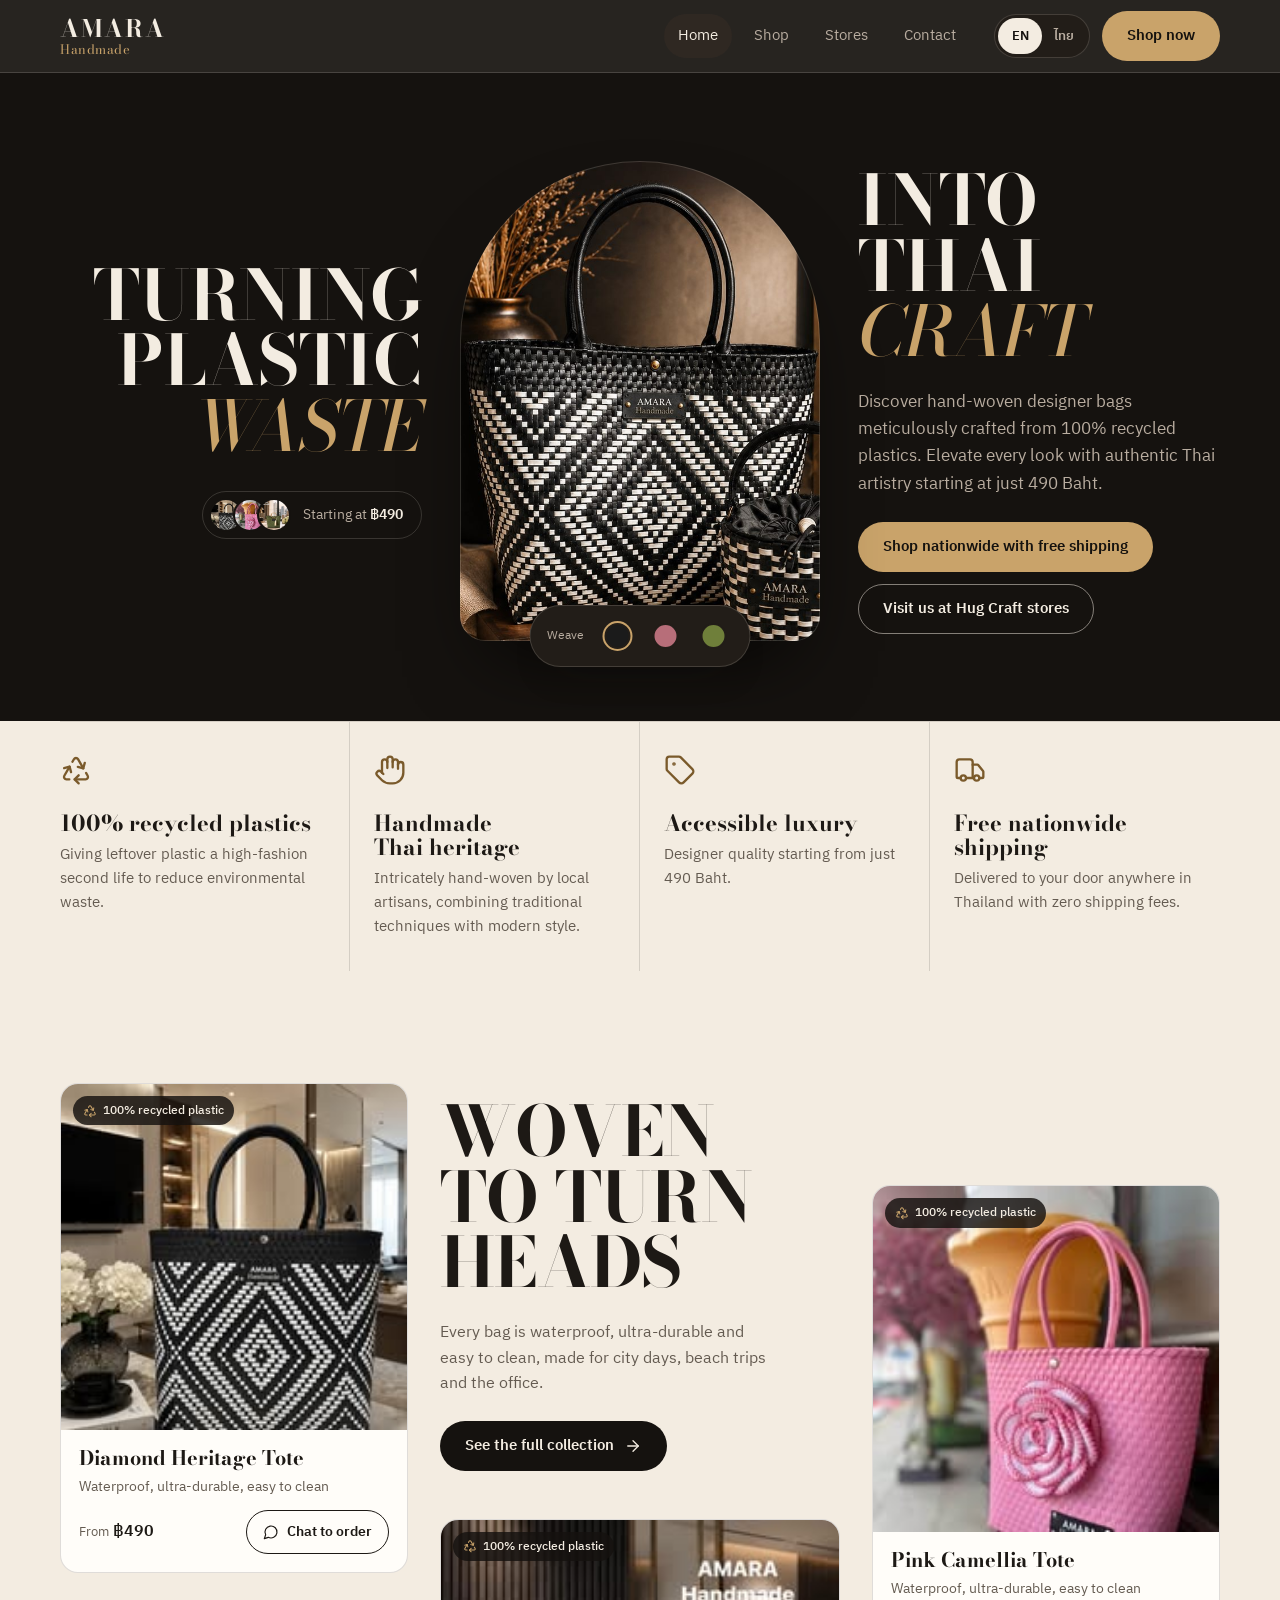
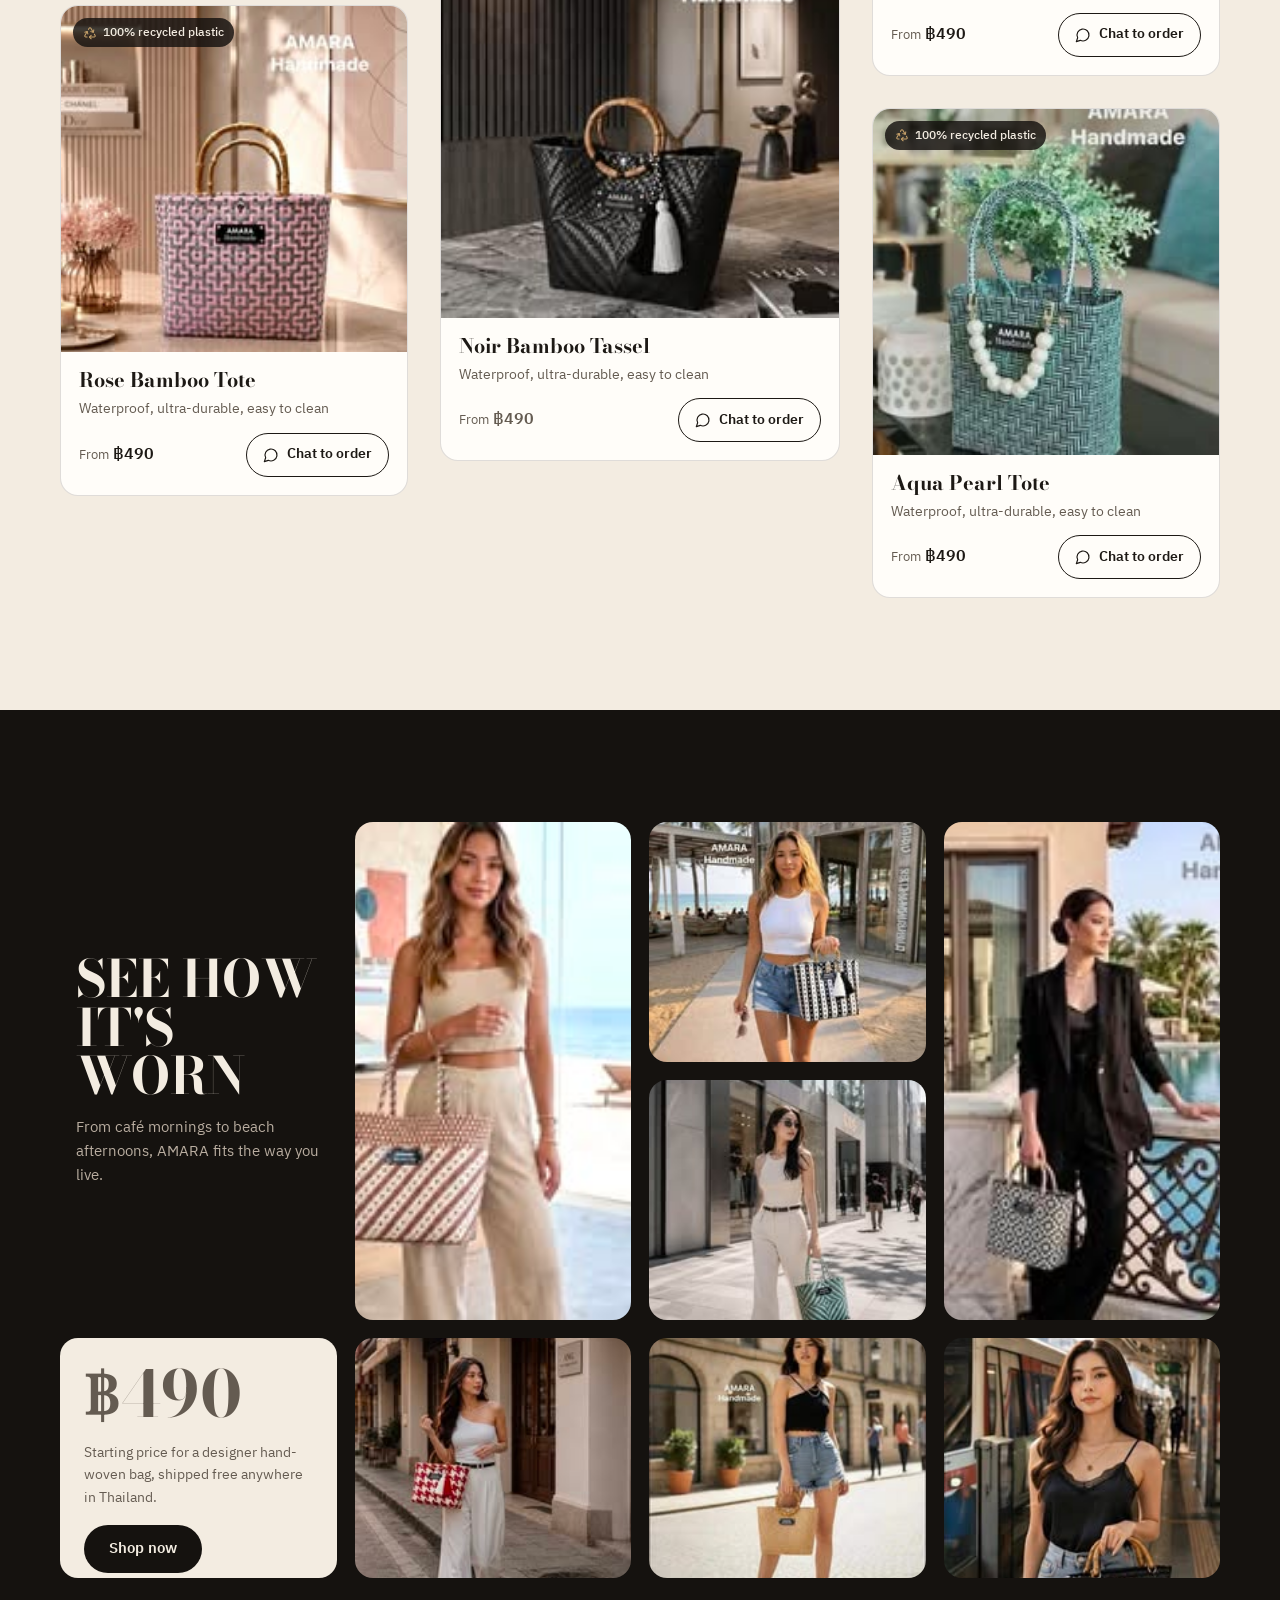
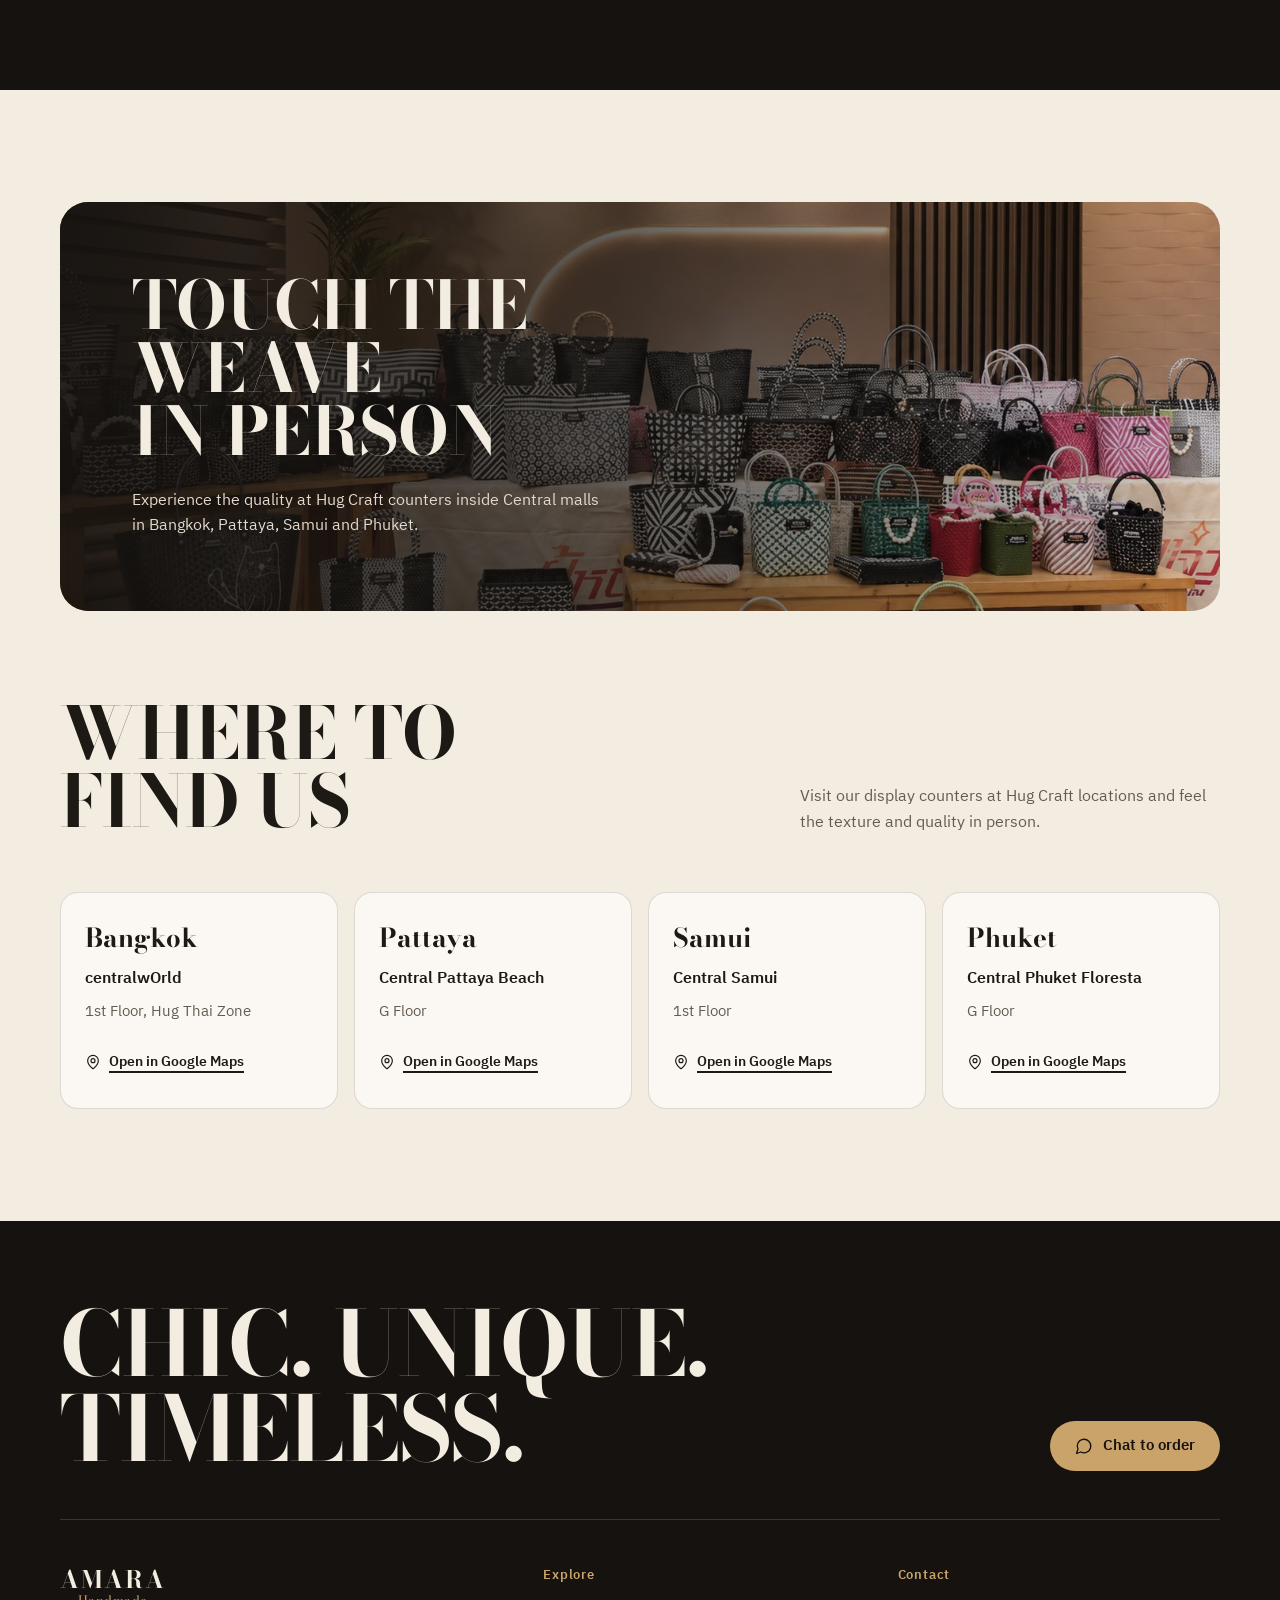
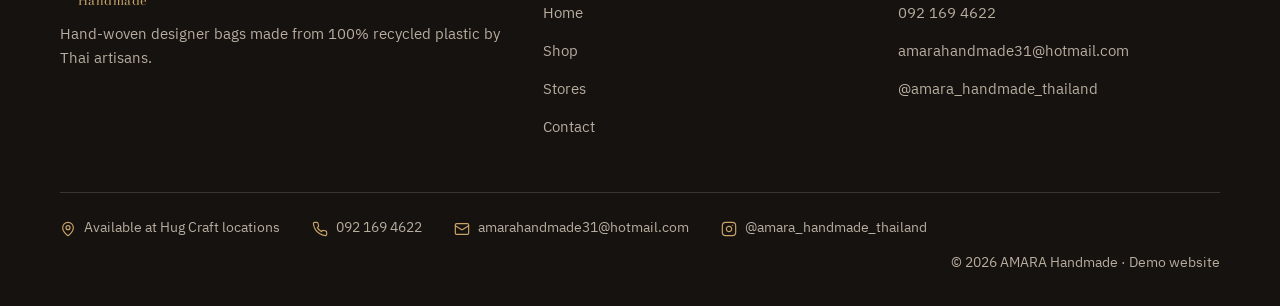
<file: index.html>
<!doctype html>
<html lang="en" class="no-js">
<head>
  <meta charset="utf-8">
  <meta name="viewport" content="width=device-width, initial-scale=1">
  <title>AMARA Handmade | Hand-woven bags from recycled plastic</title>
  <meta name="description" content="Hand-woven designer bags made from 100% recycled plastic by Thai artisans. From 490 Baht with free shipping across Thailand.">
  <meta name="theme-color" content="#15120f">
  <link rel="preconnect" href="https://fonts.googleapis.com">
  <link rel="preconnect" href="https://fonts.gstatic.com" crossorigin>
  <link rel="stylesheet" href="https://fonts.googleapis.com/css2?family=Bodoni+Moda:ital,opsz,wght@0,6..96,400..900;1,6..96,400..900&family=IBM+Plex+Sans+Thai:wght@400;500;600&family=Noto+Serif+Thai:wght@600;700&display=swap">
  <link rel="stylesheet" href="assets/css/styles.css">
  <link rel="preload" as="image" href="assets/img/hero.jpg">
</head>
<body data-page="home" data-title="home.title">
  <header class="site-header" id="site-header"></header>

  <main id="main" tabindex="-1">
    <!-- Hero: split headline around an arched product frame (after the reference layout) -->
    <section class="hero" aria-labelledby="hero-title">
      <div class="container">
        <h1 id="hero-title" class="sr-only" data-i18n="home.h1">Turning plastic waste into timeless Thai craftsmanship.</h1>
        <div class="hero__inner">
          <div class="hero__left">
            <p class="display hero__word hero__word--left" aria-hidden="true" data-i18n="home.left">Turning<br>plastic <em>waste</em></p>
            <p class="price-pill">
              <span class="price-pill__dots" aria-hidden="true">
                <span style="background-image:url('assets/img/a40.jpg')"></span>
                <span style="background-image:url('assets/img/a43.jpg')"></span>
                <span style="background-image:url('assets/img/a25.jpg')"></span>
              </span>
              <span data-i18n="home.pill">Starting at <strong>฿490</strong></span>
            </p>
          </div>

          <div class="hero__frame-wrap">
            <div class="hero__frame" id="hero-frame" role="img" aria-label="AMARA hand-woven bag" style="background-image:url('assets/img/hero.jpg');background-size:229% auto;background-position:12% 26%"></div>
            <div class="weave-picker">
              <span class="weave-picker__label" data-i18n="home.weave">Weave</span>
              <div class="weave-picker__swatches" id="weave-swatches"></div>
            </div>
          </div>

          <div class="hero__right">
            <p class="display hero__word" aria-hidden="true" data-i18n="home.right">into Thai <em>craft</em></p>
            <p class="hero__lede" data-i18n="home.lede">Discover hand-woven designer bags meticulously crafted from 100% recycled plastics. Elevate every look with authentic Thai artistry starting at just 490 Baht.</p>
            <div class="hero__ctas">
              <a class="btn btn--gold" href="shop.html" data-i18n="home.cta1">Shop nationwide with free shipping</a>
              <a class="btn btn--ghost-light" href="#stores" data-i18n="home.cta2">Visit us at Hug Craft stores</a>
            </div>
          </div>
        </div>
      </div>
    </section>

    <!-- Sustainability & craft highlights -->
    <section class="section section--cream" style="padding-top:0;padding-bottom:0" aria-label="Highlights">
      <div class="container">
        <ul class="highlights">
          <li class="highlight">
            <svg viewBox="0 0 24 24" fill="none" stroke="currentColor" stroke-width="1.75" stroke-linecap="round" stroke-linejoin="round" aria-hidden="true"><path d="M7 19H4.815a1.83 1.83 0 0 1-1.57-.881 1.785 1.785 0 0 1-.004-1.784L7.196 9.5"/><path d="M11 19h8.203a1.83 1.83 0 0 0 1.556-.89 1.784 1.784 0 0 0 0-1.775l-1.226-2.12"/><path d="m14 16-3 3 3 3"/><path d="M8.293 13.596 7.196 9.5 3.1 10.598"/><path d="m9.344 5.811 1.093-1.892A1.83 1.83 0 0 1 11.985 3a1.784 1.784 0 0 1 1.546.888l3.943 6.843"/><path d="m13.378 9.633 4.096 1.098 1.097-4.096"/></svg>
            <h3 data-i18n="hl.recycled.t">100% recycled plastics</h3>
            <p data-i18n="hl.recycled.d">Giving leftover plastic a high-fashion second life to reduce environmental waste.</p>
          </li>
          <li class="highlight">
            <svg viewBox="0 0 24 24" fill="none" stroke="currentColor" stroke-width="1.75" stroke-linecap="round" stroke-linejoin="round" aria-hidden="true"><path d="M18 11V6a2 2 0 0 0-2-2a2 2 0 0 0-2 2"/><path d="M14 10V4a2 2 0 0 0-2-2a2 2 0 0 0-2 2v2"/><path d="M10 10.5V6a2 2 0 0 0-2-2a2 2 0 0 0-2 2v8"/><path d="M18 8a2 2 0 1 1 4 0v6a8 8 0 0 1-8 8h-2c-2.8 0-4.5-.86-5.99-2.34l-3.6-3.6a2 2 0 0 1 2.83-2.82L7 15"/></svg>
            <h3 data-i18n="hl.heritage.t">Handmade Thai heritage</h3>
            <p data-i18n="hl.heritage.d">Intricately hand-woven by local artisans, combining traditional techniques with modern style.</p>
          </li>
          <li class="highlight">
            <svg viewBox="0 0 24 24" fill="none" stroke="currentColor" stroke-width="1.75" stroke-linecap="round" stroke-linejoin="round" aria-hidden="true"><path d="M12.586 2.586A2 2 0 0 0 11.172 2H4a2 2 0 0 0-2 2v7.172a2 2 0 0 0 .586 1.414l8.704 8.704a2.426 2.426 0 0 0 3.42 0l6.58-6.58a2.426 2.426 0 0 0 0-3.42z"/><circle cx="7.5" cy="7.5" r=".5" fill="currentColor"/></svg>
            <h3 data-i18n="hl.luxury.t">Accessible luxury</h3>
            <p data-i18n="hl.luxury.d">Designer quality starting from just 490 Baht.</p>
          </li>
          <li class="highlight">
            <svg viewBox="0 0 24 24" fill="none" stroke="currentColor" stroke-width="1.75" stroke-linecap="round" stroke-linejoin="round" aria-hidden="true"><path d="M14 18V6a2 2 0 0 0-2-2H4a2 2 0 0 0-2 2v11a1 1 0 0 0 1 1h2"/><path d="M15 18H9"/><path d="M19 18h2a1 1 0 0 0 1-1v-3.65a1 1 0 0 0-.22-.624l-3.48-4.35A1 1 0 0 0 17.52 8H14"/><circle cx="17" cy="18" r="2"/><circle cx="7" cy="18" r="2"/></svg>
            <h3 data-i18n="hl.ship.t">Free nationwide shipping</h3>
            <p data-i18n="hl.ship.d">Delivered to your door anywhere in Thailand with zero shipping fees.</p>
          </li>
        </ul>
      </div>
    </section>

    <!-- Featured: big headline beside staggered product cards -->
    <section class="section section--cream" aria-labelledby="feat-title">
      <div class="container">
        <div class="featured">
          <div class="featured__col" id="featured-a"></div>
          <div class="featured__intro reveal">
            <h2 id="feat-title" class="display" data-i18n="feat.title">Woven to turn heads</h2>
            <p data-i18n="feat.text">Every bag is waterproof, ultra-durable and easy to clean, made for city days, beach trips and the office.</p>
            <a class="btn btn--ink" href="shop.html" style="justify-self:start"><span data-i18n="feat.cta">See the full collection</span>
              <svg viewBox="0 0 24 24" fill="none" stroke="currentColor" stroke-width="1.75" stroke-linecap="round" stroke-linejoin="round" aria-hidden="true"><path d="M5 12h14"/><path d="m12 5 7 7-7 7"/></svg></a>
            <div id="featured-c" class="featured__mid-card"></div>
          </div>
          <div class="featured__col featured__col--offset" id="featured-b"></div>
        </div>
      </div>
    </section>

    <!-- Lookbook collage -->
    <section class="section section--ink" aria-labelledby="look-title">
      <div class="container">
        <div class="lookbook">
          <div class="lookbook__title reveal">
            <h2 id="look-title" class="display" data-i18n="look.title">See how it's worn</h2>
            <p data-i18n="look.text">From café mornings to beach afternoons, AMARA fits the way you live.</p>
          </div>
          <figure class="tall"><img src="assets/img/m05.jpg" alt="Model carrying an AMARA woven bag" data-i18n-alt="look.alt" width="206" height="206" loading="lazy"></figure>
          <figure><img src="assets/img/m09.jpg" alt="Model carrying an AMARA woven bag" data-i18n-alt="look.alt" width="206" height="206" loading="lazy"></figure>
          <figure class="tall"><img src="assets/img/m02.jpg" alt="Model carrying an AMARA woven bag" data-i18n-alt="look.alt" width="206" height="206" loading="lazy"></figure>
          <figure><img src="assets/img/m08.jpg" alt="Model carrying an AMARA woven bag" data-i18n-alt="look.alt" width="206" height="206" loading="lazy"></figure>
          <div class="lookbook__promo">
            <p class="big">฿490</p>
            <p data-i18n="look.promo">Starting price for a designer hand-woven bag, shipped free anywhere in Thailand.</p>
            <a class="btn btn--ink" href="shop.html" data-i18n="nav.shopNow" style="justify-self:start">Shop now</a>
          </div>
          <figure><img src="assets/img/m07.jpg" alt="Model carrying an AMARA woven bag" data-i18n-alt="look.alt" width="206" height="206" loading="lazy"></figure>
          <figure><img src="assets/img/m10.jpg" alt="Model carrying an AMARA woven bag" data-i18n-alt="look.alt" width="206" height="206" loading="lazy"></figure>
          <figure><img src="assets/img/m11.jpg" alt="Model carrying an AMARA woven bag" data-i18n-alt="look.alt" width="206" height="206" loading="lazy"></figure>
        </div>
      </div>
    </section>

    <!-- Stores -->
    <section class="section section--cream" id="stores" aria-labelledby="stores-title">
      <div class="container">
        <div class="store-band reveal">
          <img src="assets/img/store-display.jpg" alt="A wall of AMARA woven bags on display" data-i18n-alt="band.alt" width="1465" height="1100" loading="lazy">
          <div class="store-band__content">
            <h2 class="display" data-i18n="band.title">Touch the weave in person</h2>
            <p data-i18n="band.text">Experience the quality at Hug Craft counters inside Central malls in Bangkok, Pattaya, Samui and Phuket.</p>
          </div>
        </div>

        <div class="section-head" style="margin-top:clamp(48px,7vw,88px)">
          <h2 id="stores-title" class="display" data-i18n="stores.title">Where to find us</h2>
          <p data-i18n="stores.text">Visit our display counters at Hug Craft locations and feel the texture and quality in person.</p>
        </div>
        <ul class="stores" id="stores-list"></ul>
      </div>
    </section>
  </main>

  <footer class="site-footer" id="site-footer"></footer>

  <script src="assets/js/products.js"></script>
  <script src="assets/js/main.js"></script>
</body>
</html>
</file>
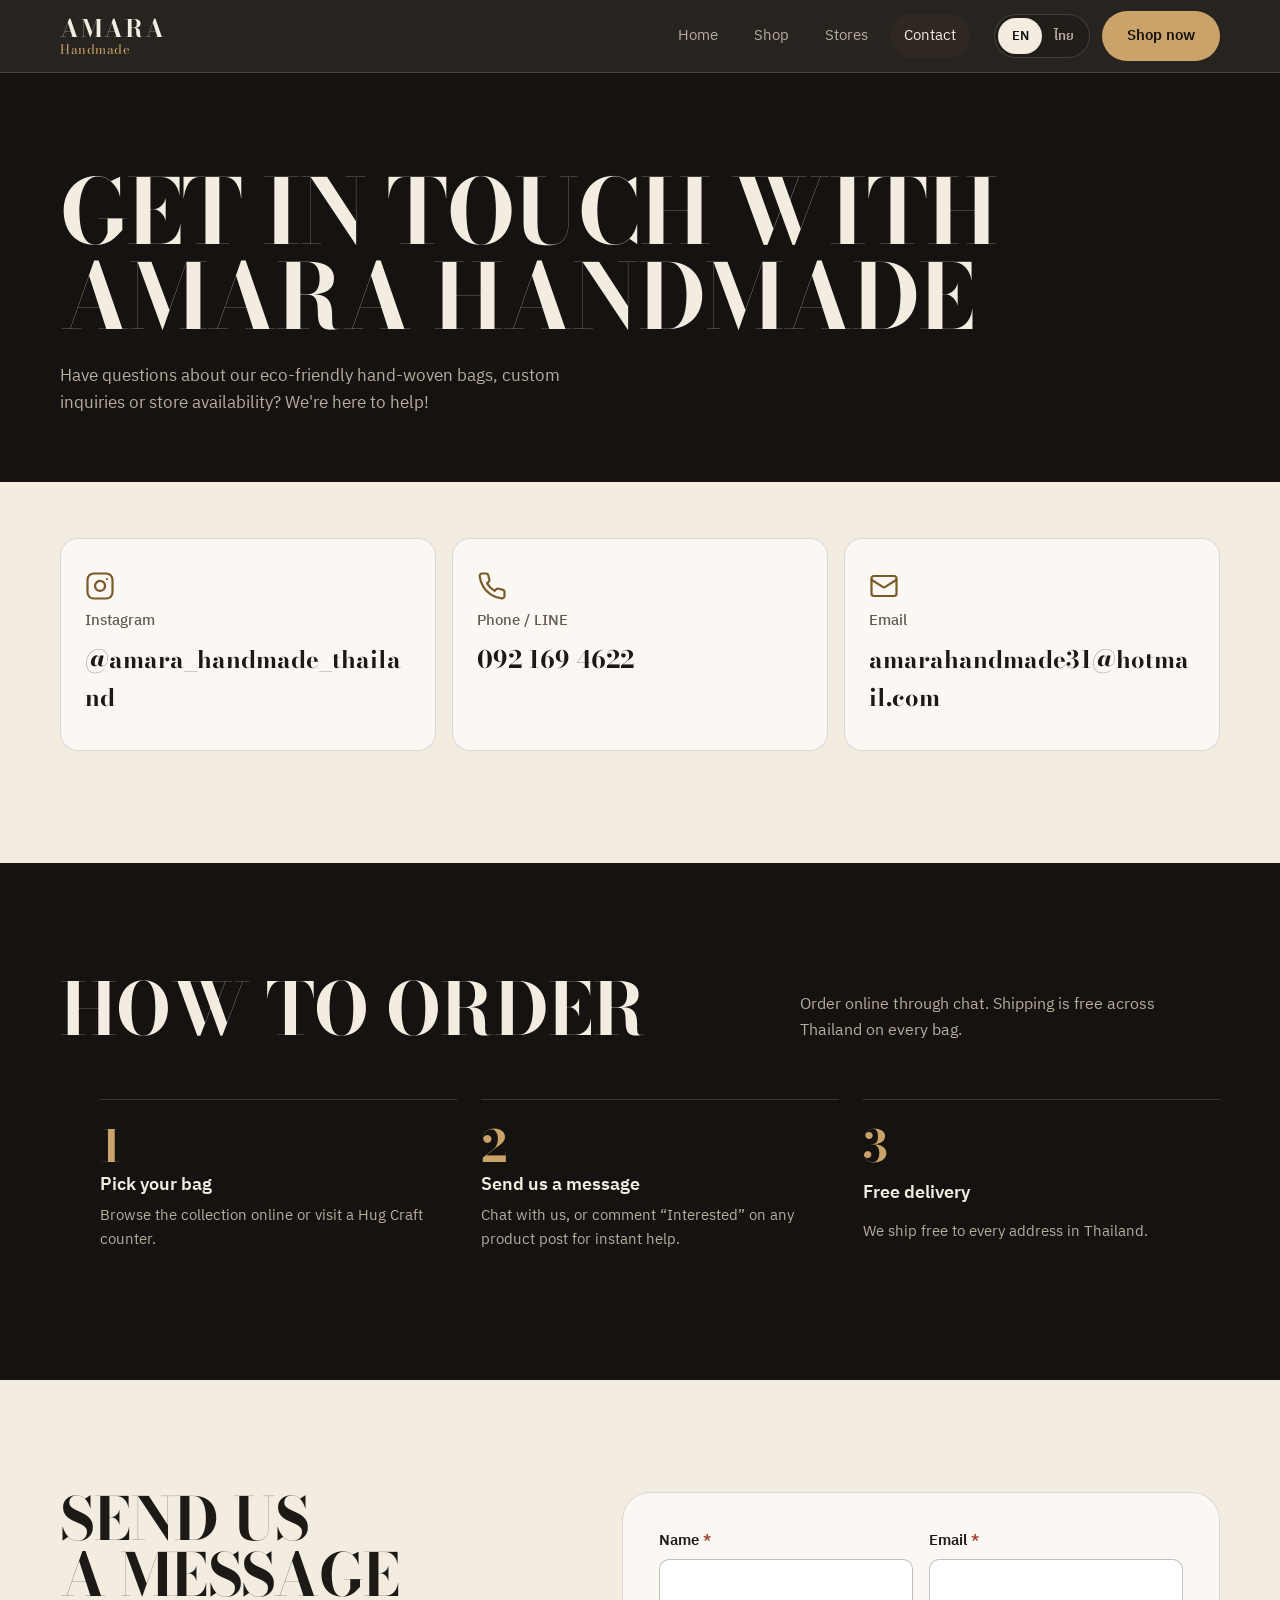
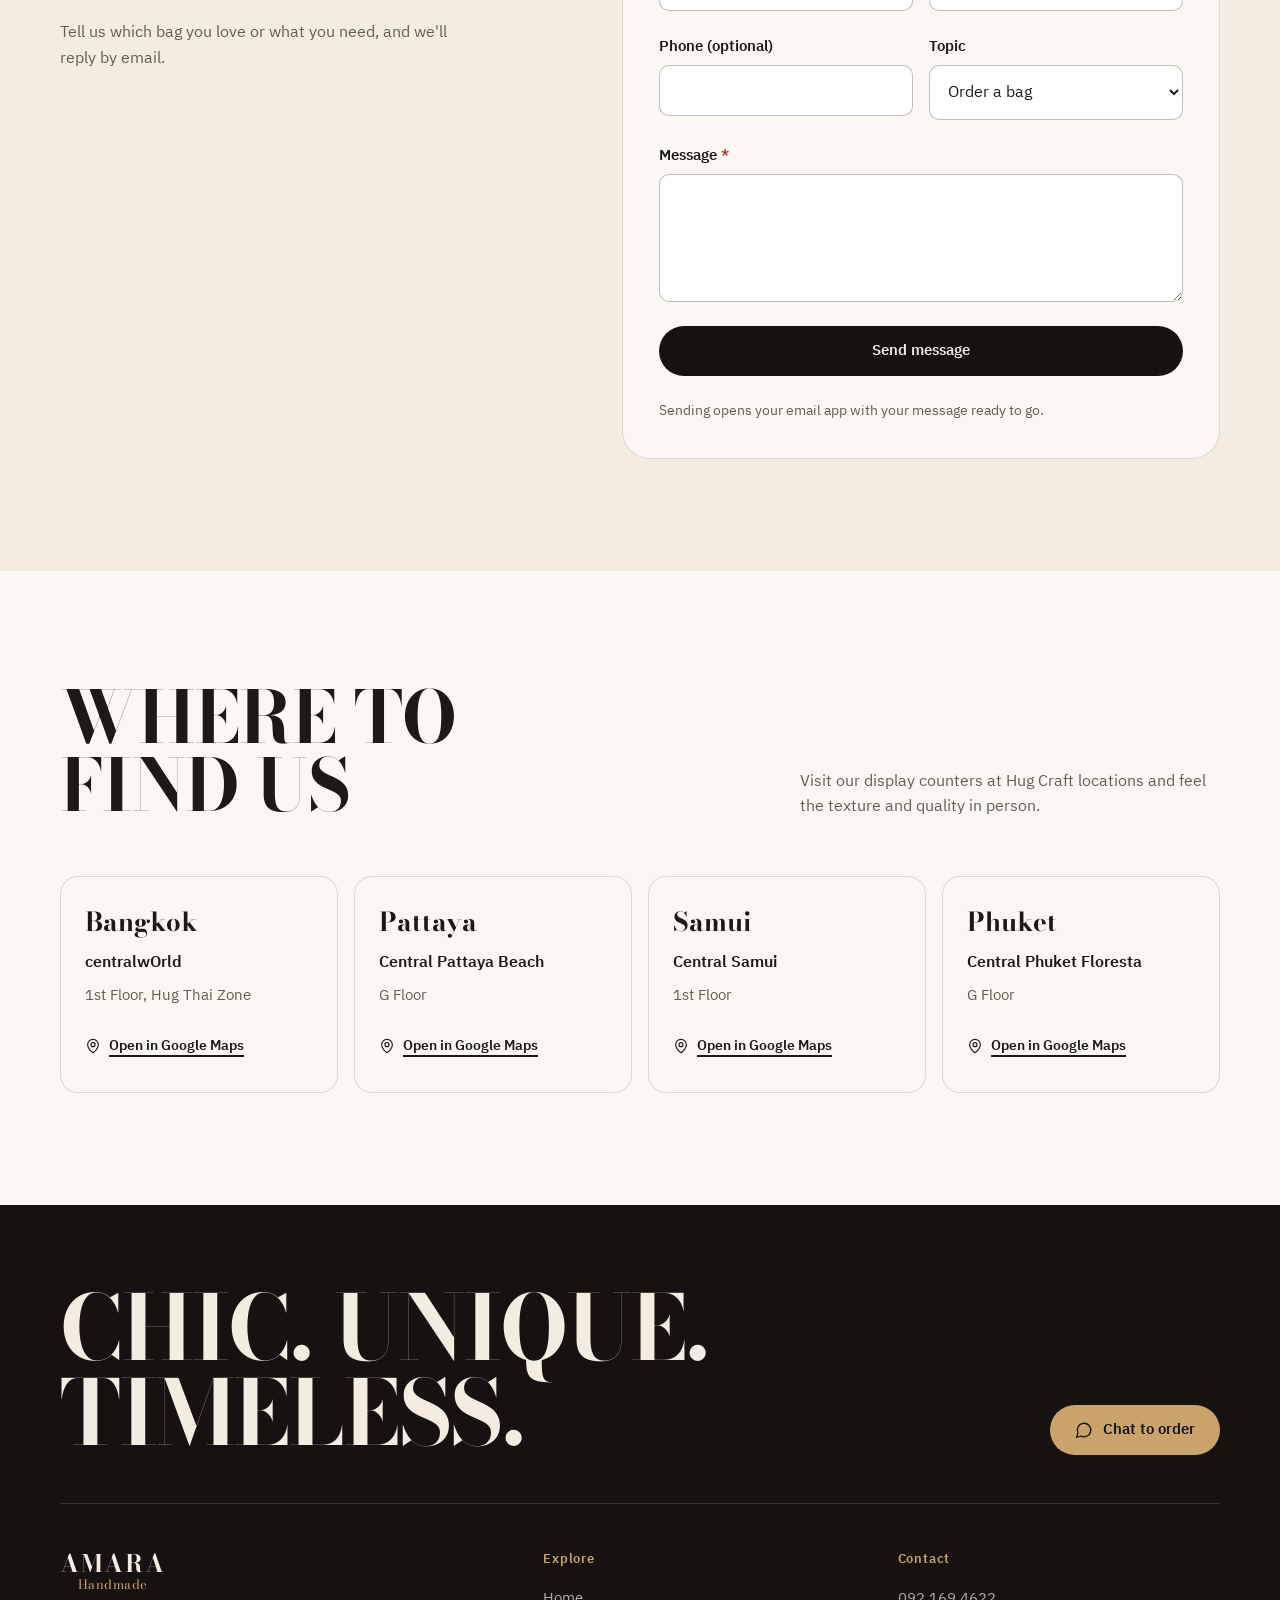
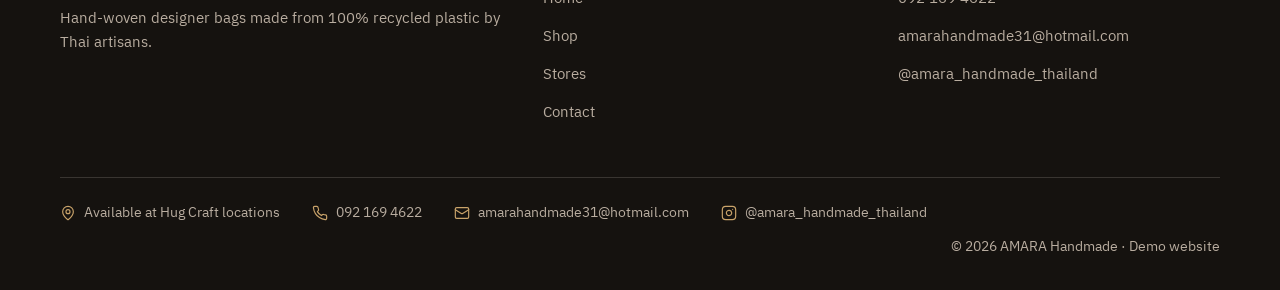
<file: contact.html>
<!doctype html>
<html lang="en" class="no-js">
<head>
  <meta charset="utf-8">
  <meta name="viewport" content="width=device-width, initial-scale=1">
  <title>Contact and stores | AMARA Handmade</title>
  <meta name="description" content="Contact AMARA Handmade by Instagram, phone, LINE or email, and find our Hug Craft counters in Bangkok, Pattaya, Samui and Phuket.">
  <meta name="theme-color" content="#15120f">
  <link rel="preconnect" href="https://fonts.googleapis.com">
  <link rel="preconnect" href="https://fonts.gstatic.com" crossorigin>
  <link rel="stylesheet" href="https://fonts.googleapis.com/css2?family=Bodoni+Moda:ital,opsz,wght@0,6..96,400..900;1,6..96,400..900&family=IBM+Plex+Sans+Thai:wght@400;500;600&family=Noto+Serif+Thai:wght@600;700&display=swap">
  <link rel="stylesheet" href="assets/css/styles.css">
</head>
<body data-page="contact" data-title="contact.docTitle">
  <header class="site-header" id="site-header"></header>

  <main id="main" tabindex="-1">
    <section class="page-hero">
      <div class="container">
        <h1 class="display" data-i18n="contact.title">Get in touch with AMARA Handmade</h1>
        <p data-i18n="contact.sub">Have questions about our eco-friendly hand-woven bags, custom inquiries or store availability? We're here to help!</p>
      </div>
    </section>

    <section class="section section--cream" style="padding-top:clamp(32px,5vw,56px)" aria-label="Contact details">
      <div class="container">
        <div class="contact-cards">
          <a class="contact-card" href="https://www.instagram.com/amara_handmade_thailand/" target="_blank" rel="noopener">
            <svg viewBox="0 0 24 24" fill="none" stroke="currentColor" stroke-width="1.75" stroke-linecap="round" stroke-linejoin="round" aria-hidden="true"><rect width="20" height="20" x="2" y="2" rx="5" ry="5"/><path d="M16 11.37A4 4 0 1 1 12.63 8 4 4 0 0 1 16 11.37z"/><line x1="17.5" x2="17.51" y1="6.5" y2="6.5"/></svg>
            <h3 data-i18n="contact.ig">Instagram</h3>
            <p>@amara_handmade_thailand</p>
          </a>
          <a class="contact-card" href="tel:+66921694622">
            <svg viewBox="0 0 24 24" fill="none" stroke="currentColor" stroke-width="1.75" stroke-linecap="round" stroke-linejoin="round" aria-hidden="true"><path d="M22 16.92v3a2 2 0 0 1-2.18 2 19.79 19.79 0 0 1-8.63-3.07 19.5 19.5 0 0 1-6-6 19.79 19.79 0 0 1-3.07-8.67A2 2 0 0 1 4.11 2h3a2 2 0 0 1 2 1.72 12.84 12.84 0 0 0 .7 2.81 2 2 0 0 1-.45 2.11L8.09 9.91a16 16 0 0 0 6 6l1.27-1.27a2 2 0 0 1 2.11-.45 12.84 12.84 0 0 0 2.81.7A2 2 0 0 1 22 16.92z"/></svg>
            <h3 data-i18n="contact.phone">Phone / LINE</h3>
            <p>092 169 4622</p>
          </a>
          <a class="contact-card" href="mailto:amarahandmade31@hotmail.com">
            <svg viewBox="0 0 24 24" fill="none" stroke="currentColor" stroke-width="1.75" stroke-linecap="round" stroke-linejoin="round" aria-hidden="true"><rect width="20" height="16" x="2" y="4" rx="2"/><path d="m22 7-8.97 5.7a1.94 1.94 0 0 1-2.06 0L2 7"/></svg>
            <h3 data-i18n="contact.email">Email</h3>
            <p>amarahandmade31@hotmail.com</p>
          </a>
        </div>
      </div>
    </section>

    <section class="section section--ink" aria-labelledby="how-title">
      <div class="container">
        <div class="section-head">
          <h2 id="how-title" class="display" data-i18n="how.title">How to order</h2>
          <p data-i18n="how.text">Order online through chat. Shipping is free across Thailand on every bag.</p>
        </div>
        <ol class="how-order">
          <li><h3 data-i18n="how.1.t">Pick your bag</h3><p data-i18n="how.1.d">Browse the collection online or visit a Hug Craft counter.</p></li>
          <li><h3 data-i18n="how.2.t">Send us a message</h3><p data-i18n="how.2.d">Chat with us, or comment “Interested” on any product post for instant help.</p></li>
          <li><h3 data-i18n="how.3.t">Free delivery</h3><p data-i18n="how.3.d">We ship free to every address in Thailand.</p></li>
        </ol>
      </div>
    </section>

    <section class="section section--cream" aria-labelledby="form-title">
      <div class="container contact-layout">
        <div>
          <h2 id="form-title" class="display" data-i18n="form.title">Send us a message</h2>
          <p data-i18n="form.text">Tell us which bag you love or what you need, and we'll reply by email.</p>
        </div>
        <form class="form" id="contact-form" novalidate>
          <div class="form__row">
            <div class="field">
              <label for="f-name"><span data-i18n="form.name">Name</span> <span class="req" aria-hidden="true">*</span></label>
              <input id="f-name" name="name" type="text" autocomplete="name" required aria-describedby="e-name">
              <p class="error" id="e-name"><svg width="16" height="16" viewBox="0 0 24 24" fill="none" stroke="currentColor" stroke-width="2" aria-hidden="true"><circle cx="12" cy="12" r="10"/><line x1="12" x2="12" y1="8" y2="12"/><line x1="12" x2="12.01" y1="16" y2="16"/></svg><span data-i18n="form.err.name">Please enter your name.</span></p>
            </div>
            <div class="field">
              <label for="f-email"><span data-i18n="form.email">Email</span> <span class="req" aria-hidden="true">*</span></label>
              <input id="f-email" name="email" type="email" autocomplete="email" inputmode="email" required aria-describedby="e-email">
              <p class="error" id="e-email"><svg width="16" height="16" viewBox="0 0 24 24" fill="none" stroke="currentColor" stroke-width="2" aria-hidden="true"><circle cx="12" cy="12" r="10"/><line x1="12" x2="12" y1="8" y2="12"/><line x1="12" x2="12.01" y1="16" y2="16"/></svg><span data-i18n="form.err.email">Enter an email like name@example.com.</span></p>
            </div>
          </div>
          <div class="form__row">
            <div class="field">
              <label for="f-phone" data-i18n="form.phone">Phone (optional)</label>
              <input id="f-phone" name="phone" type="tel" autocomplete="tel" inputmode="tel">
            </div>
            <div class="field">
              <label for="f-topic" data-i18n="form.topic">Topic</label>
              <select id="f-topic" name="topic">
                <option value="order" data-i18n="form.t.order">Order a bag</option>
                <option value="custom" data-i18n="form.t.custom">Custom request</option>
                <option value="store" data-i18n="form.t.store">Store availability</option>
                <option value="other" data-i18n="form.t.other">Something else</option>
              </select>
            </div>
          </div>
          <div class="field">
            <label for="f-message"><span data-i18n="form.message">Message</span> <span class="req" aria-hidden="true">*</span></label>
            <textarea id="f-message" name="message" required aria-describedby="e-message"></textarea>
            <p class="error" id="e-message"><svg width="16" height="16" viewBox="0 0 24 24" fill="none" stroke="currentColor" stroke-width="2" aria-hidden="true"><circle cx="12" cy="12" r="10"/><line x1="12" x2="12" y1="8" y2="12"/><line x1="12" x2="12.01" y1="16" y2="16"/></svg><span data-i18n="form.err.message">Please write a short message.</span></p>
          </div>
          <button class="btn btn--ink btn--block" type="submit" data-i18n="form.send">Send message</button>
          <p class="form-note" data-i18n="form.note">Sending opens your email app with your message ready to go.</p>
          <p class="form-success" id="form-success" role="status" data-i18n="form.success">Your email app should now be open. Press send there to reach us.</p>
        </form>
      </div>
    </section>

    <section class="section" aria-labelledby="stores-title" id="stores">
      <div class="container">
        <div class="section-head">
          <h2 id="stores-title" class="display" data-i18n="stores.title">Where to find us</h2>
          <p data-i18n="stores.text">Visit our display counters at Hug Craft locations and feel the texture and quality in person.</p>
        </div>
        <ul class="stores" id="stores-list"></ul>
      </div>
    </section>
  </main>

  <footer class="site-footer" id="site-footer"></footer>

  <script src="assets/js/main.js"></script>
</body>
</html>
</file>
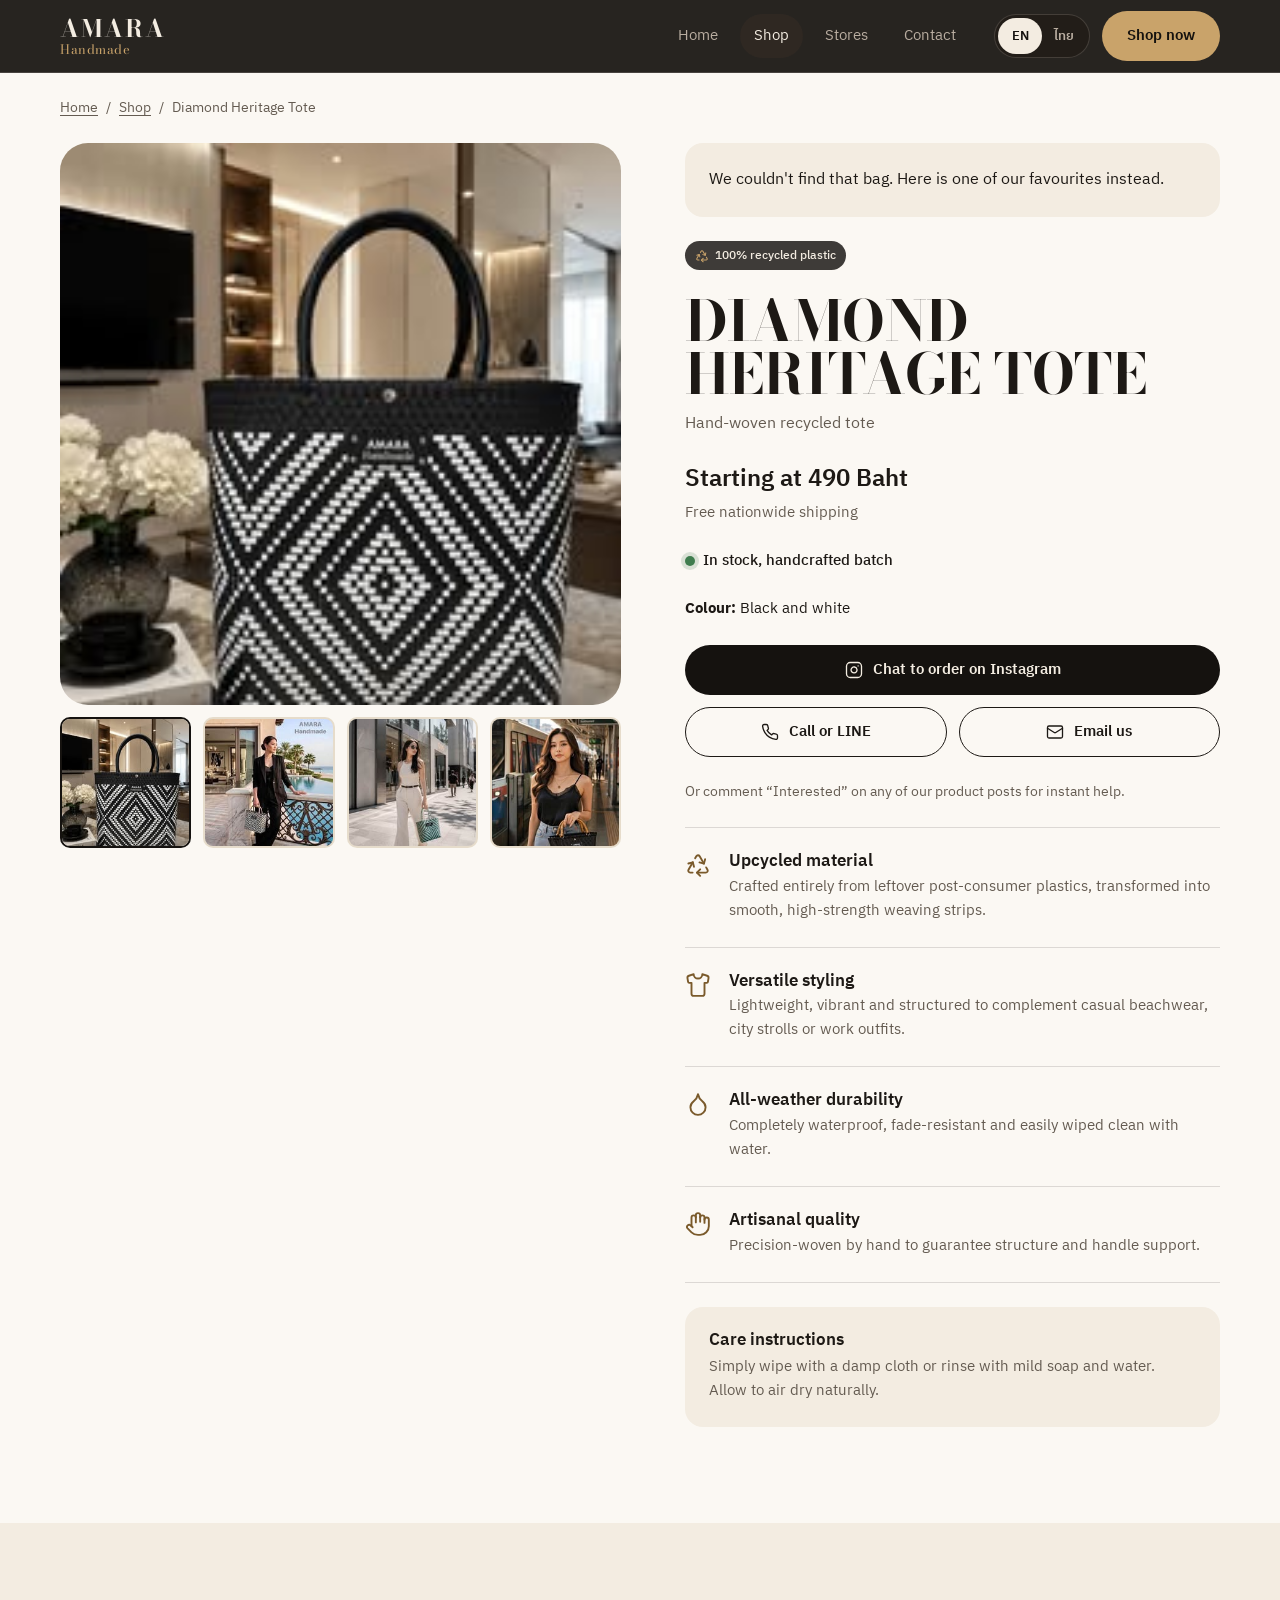
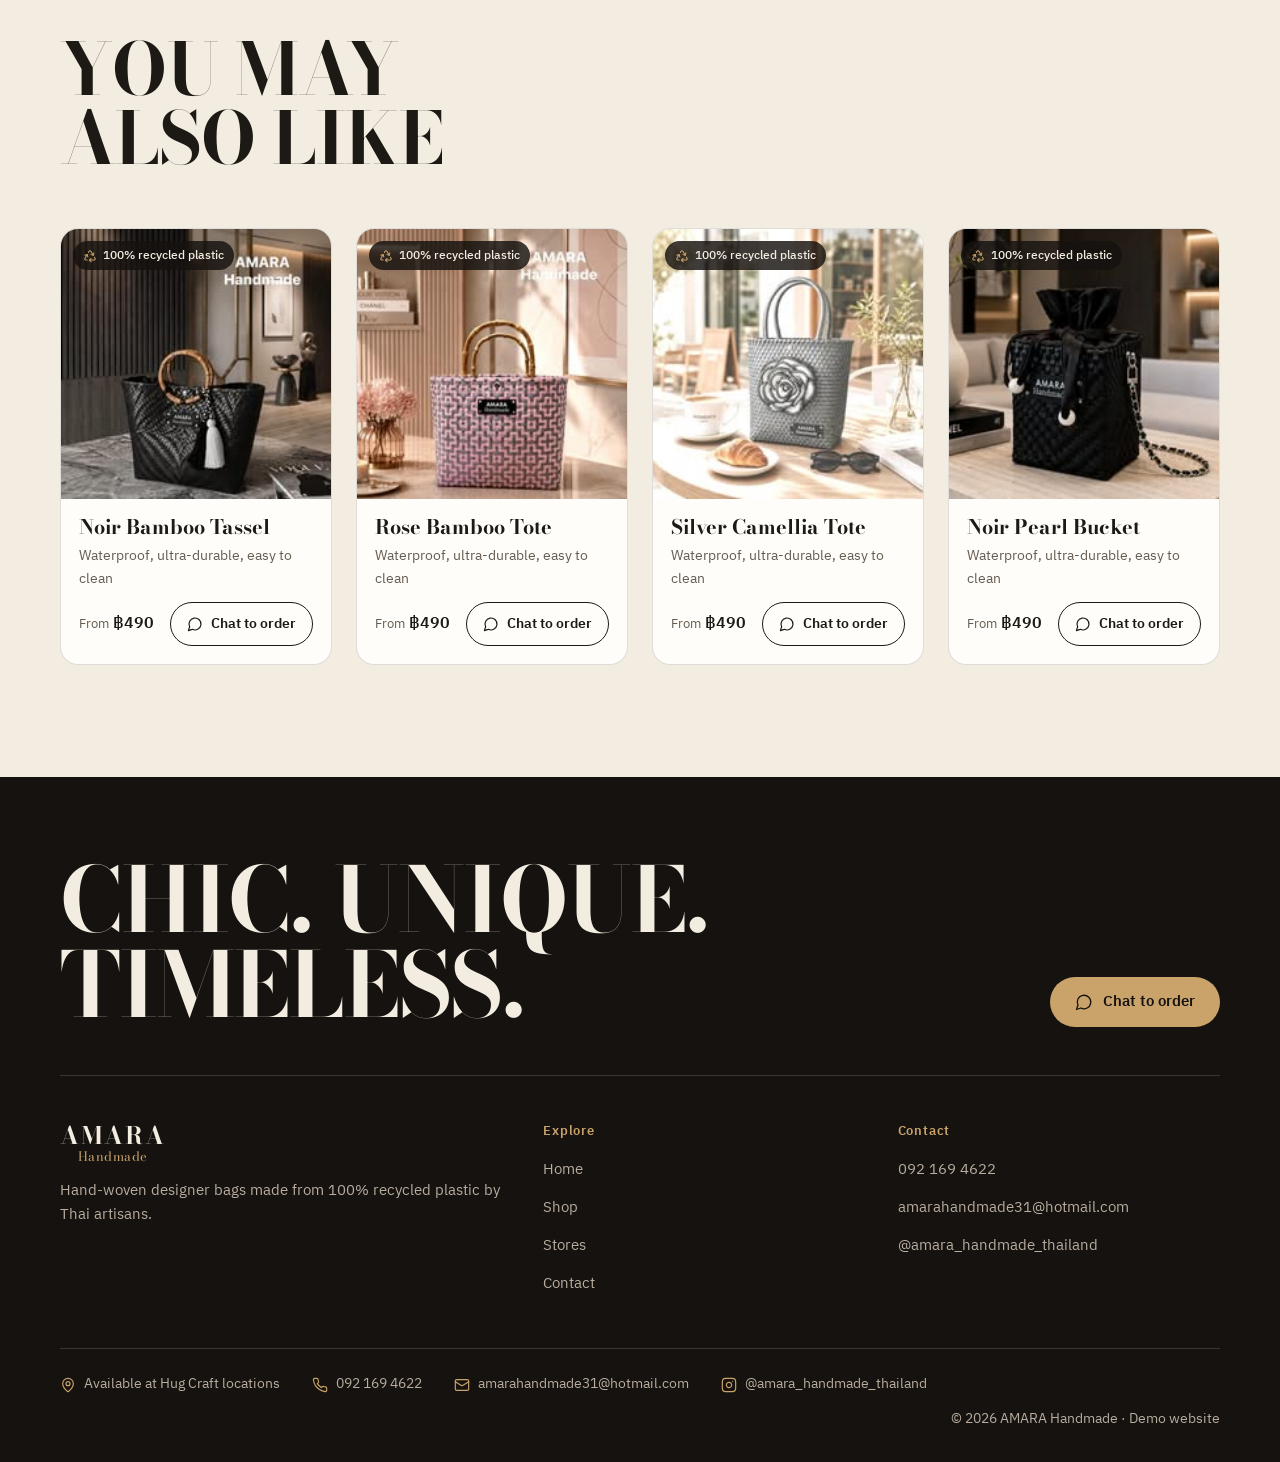
<file: product.html>
<!doctype html>
<html lang="en" class="no-js">
<head>
  <meta charset="utf-8">
  <meta name="viewport" content="width=device-width, initial-scale=1">
  <title>AMARA Hand-Woven Recycled Tote | AMARA Handmade</title>
  <meta name="description" content="Hand-woven tote made from recycled plastic. Waterproof, durable, easy to clean. From 490 Baht with free shipping in Thailand.">
  <meta name="theme-color" content="#15120f">
  <link rel="preconnect" href="https://fonts.googleapis.com">
  <link rel="preconnect" href="https://fonts.gstatic.com" crossorigin>
  <link rel="stylesheet" href="https://fonts.googleapis.com/css2?family=Bodoni+Moda:ital,opsz,wght@0,6..96,400..900;1,6..96,400..900&family=IBM+Plex+Sans+Thai:wght@400;500;600&family=Noto+Serif+Thai:wght@600;700&display=swap">
  <link rel="stylesheet" href="assets/css/styles.css">
</head>
<body data-page="product">
  <header class="site-header" id="site-header"></header>

  <main id="main" tabindex="-1">
    <div class="container">
      <nav class="breadcrumb" aria-label="Breadcrumb">
        <a href="index.html" data-i18n="pdp.home">Home</a><span aria-hidden="true">/</span>
        <a href="shop.html" data-i18n="pdp.shop">Shop</a><span aria-hidden="true">/</span>
        <span id="crumb-name" aria-current="page"></span>
      </nav>
      <div class="pdp" id="pdp"></div>
    </div>

    <section class="section section--cream" aria-labelledby="related-title">
      <div class="container">
        <div class="section-head">
          <h2 id="related-title" class="display" data-i18n="pdp.related">You may also like</h2>
        </div>
        <div class="grid" id="related"></div>
      </div>
    </section>
  </main>

  <footer class="site-footer" id="site-footer"></footer>

  <script src="assets/js/products.js"></script>
  <script src="assets/js/main.js"></script>
</body>
</html>
</file>
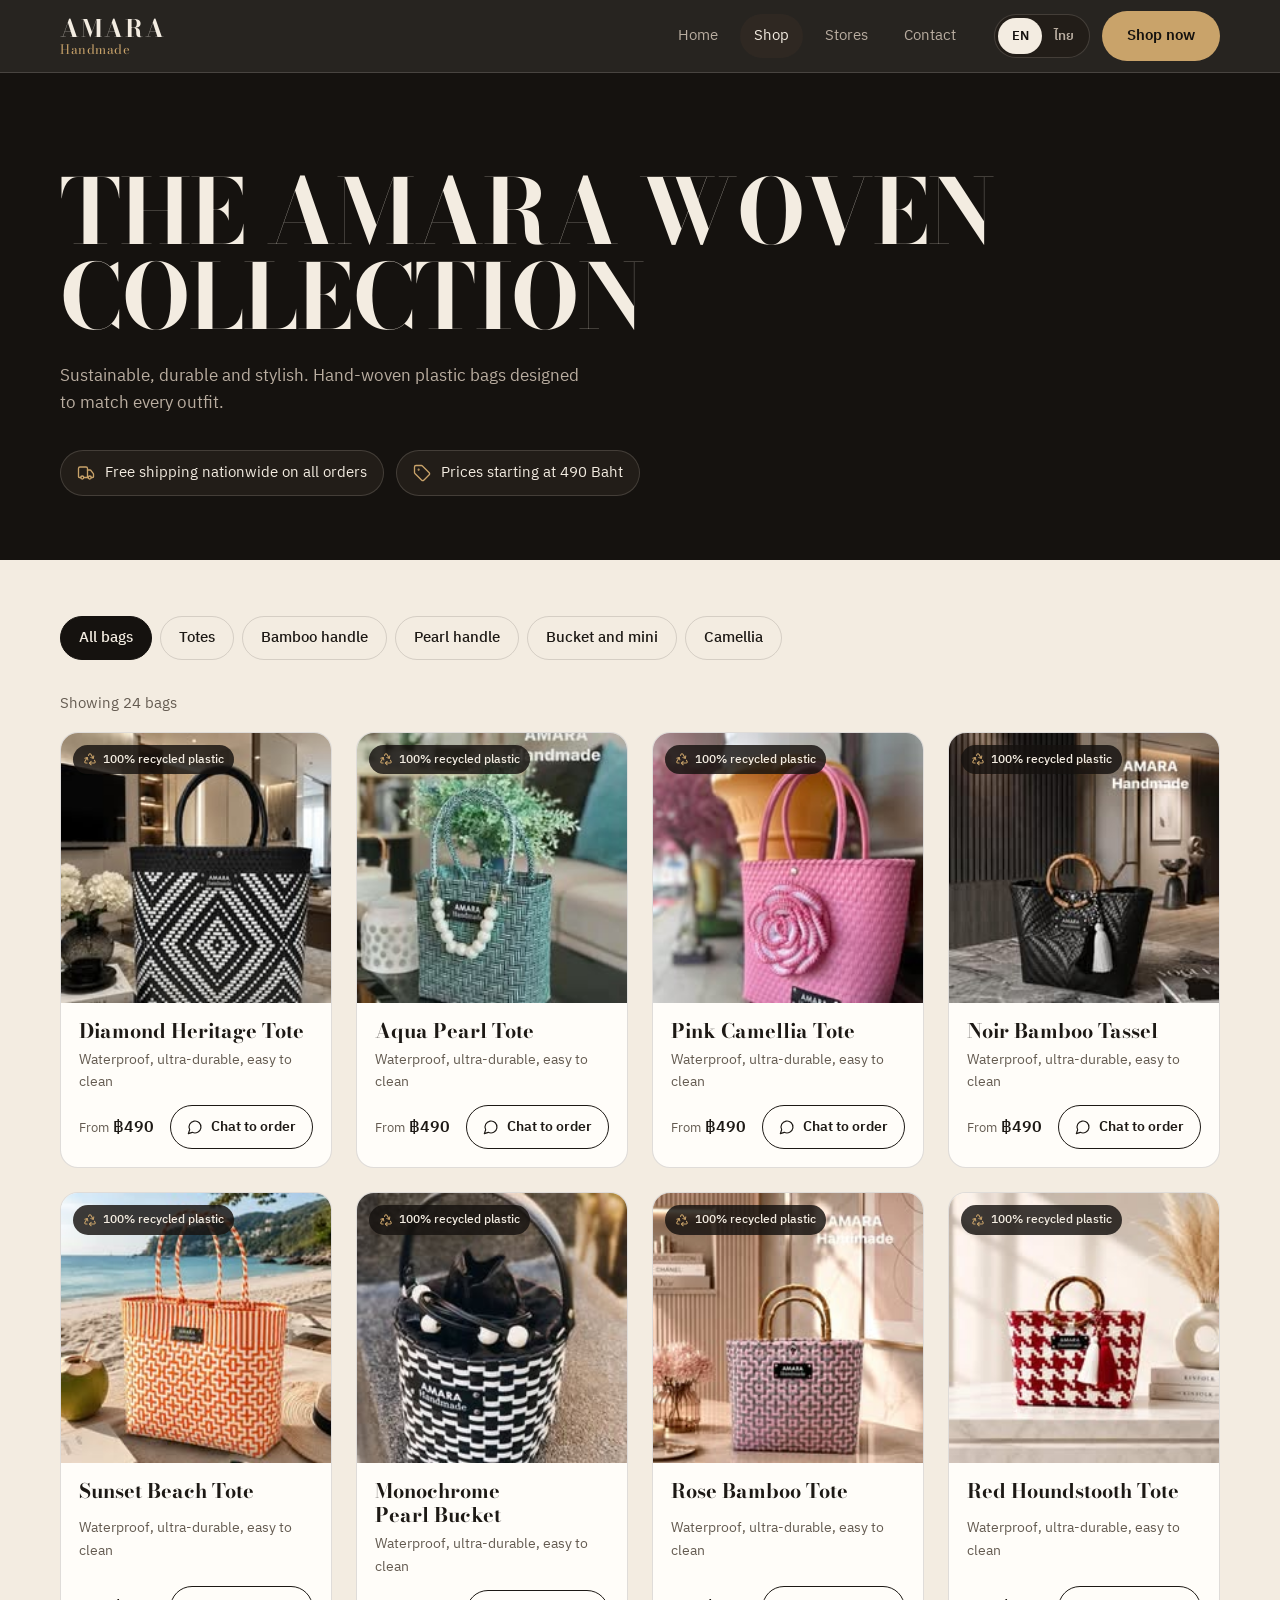
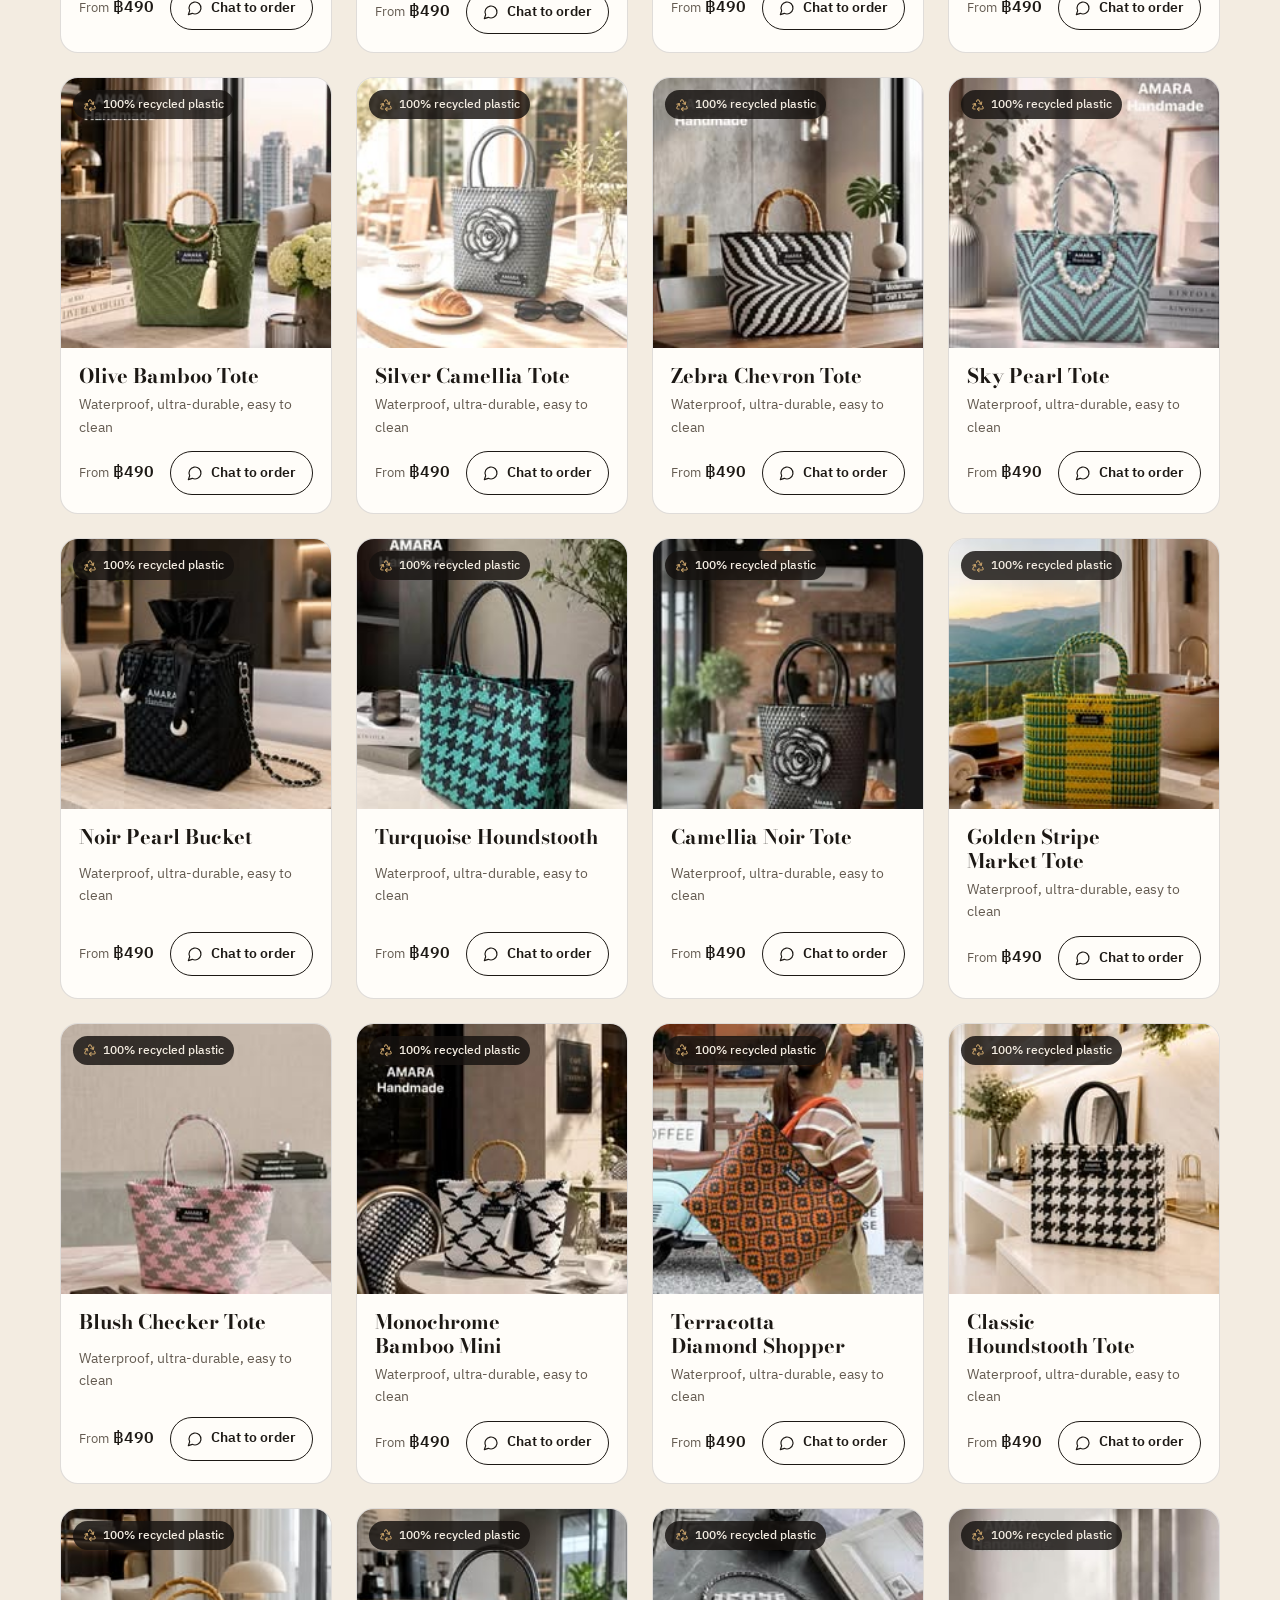
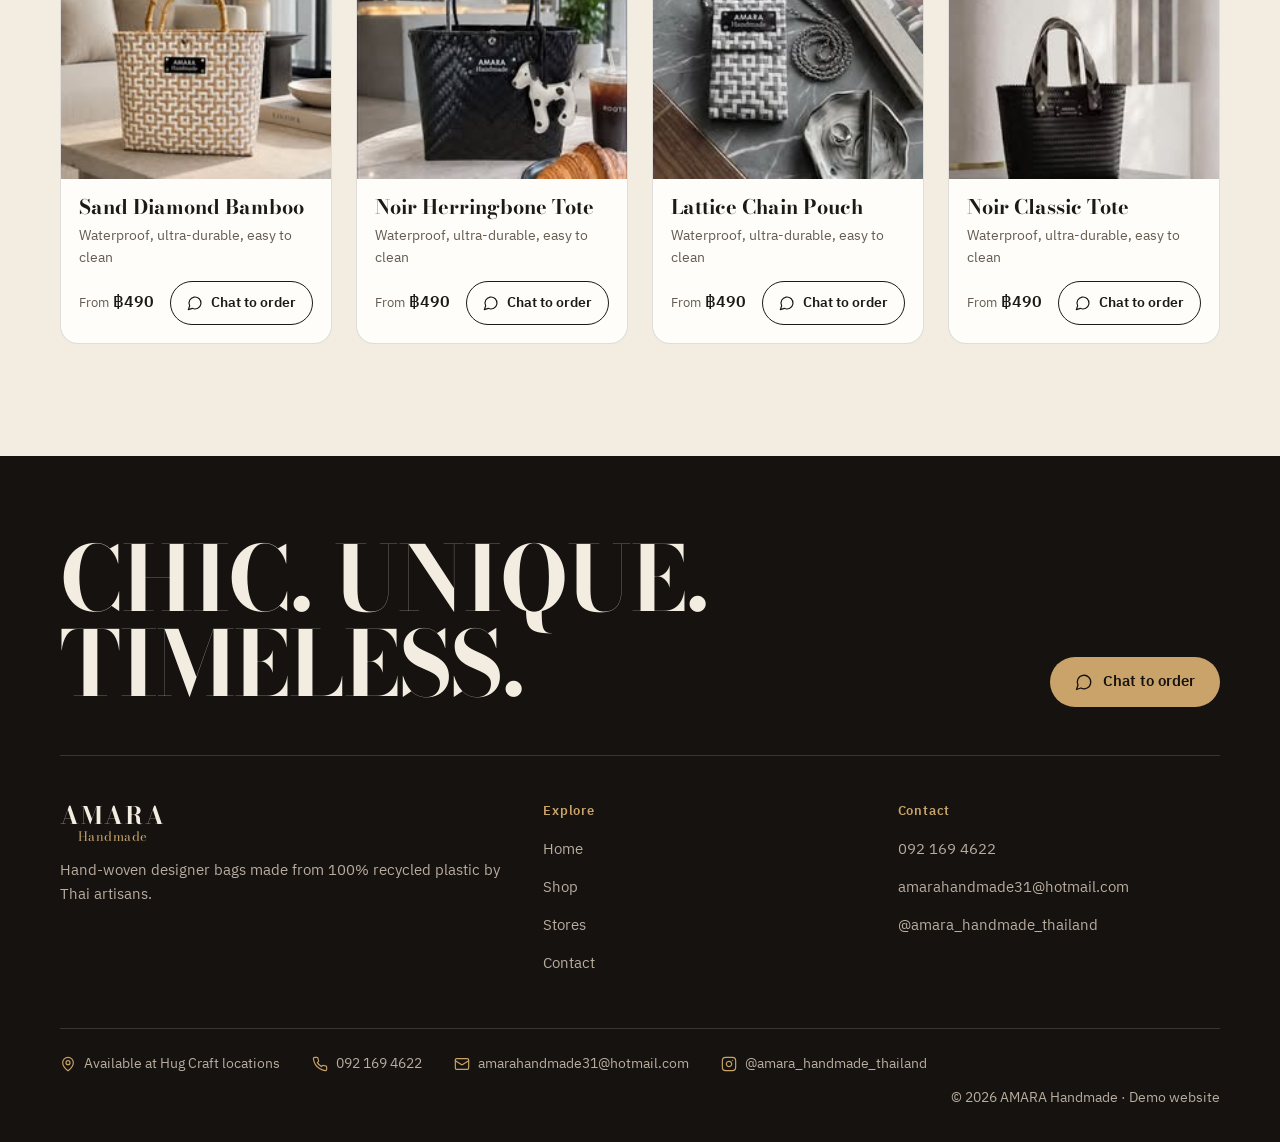
<file: shop.html>
<!doctype html>
<html lang="en" class="no-js">
<head>
  <meta charset="utf-8">
  <meta name="viewport" content="width=device-width, initial-scale=1">
  <title>Shop all bags | AMARA Handmade</title>
  <meta name="description" content="The AMARA Woven Collection: hand-woven bags from 100% recycled plastic. From 490 Baht, free shipping nationwide.">
  <meta name="theme-color" content="#15120f">
  <link rel="preconnect" href="https://fonts.googleapis.com">
  <link rel="preconnect" href="https://fonts.gstatic.com" crossorigin>
  <link rel="stylesheet" href="https://fonts.googleapis.com/css2?family=Bodoni+Moda:ital,opsz,wght@0,6..96,400..900;1,6..96,400..900&family=IBM+Plex+Sans+Thai:wght@400;500;600&family=Noto+Serif+Thai:wght@600;700&display=swap">
  <link rel="stylesheet" href="assets/css/styles.css">
</head>
<body data-page="shop" data-title="shop.docTitle">
  <header class="site-header" id="site-header"></header>

  <main id="main" tabindex="-1">
    <section class="page-hero">
      <div class="container">
        <h1 class="display" data-i18n="shop.title">The AMARA Woven Collection</h1>
        <p data-i18n="shop.sub">Sustainable, durable and stylish. Hand-woven plastic bags designed to match every outfit.</p>
        <ul class="offer-bar">
          <li class="offer">
            <svg viewBox="0 0 24 24" fill="none" stroke="currentColor" stroke-width="1.75" stroke-linecap="round" stroke-linejoin="round" aria-hidden="true"><path d="M14 18V6a2 2 0 0 0-2-2H4a2 2 0 0 0-2 2v11a1 1 0 0 0 1 1h2"/><path d="M15 18H9"/><path d="M19 18h2a1 1 0 0 0 1-1v-3.65a1 1 0 0 0-.22-.624l-3.48-4.35A1 1 0 0 0 17.52 8H14"/><circle cx="17" cy="18" r="2"/><circle cx="7" cy="18" r="2"/></svg>
            <span data-i18n="shop.offer1">Free shipping nationwide on all orders</span>
          </li>
          <li class="offer">
            <svg viewBox="0 0 24 24" fill="none" stroke="currentColor" stroke-width="1.75" stroke-linecap="round" stroke-linejoin="round" aria-hidden="true"><path d="M12.586 2.586A2 2 0 0 0 11.172 2H4a2 2 0 0 0-2 2v7.172a2 2 0 0 0 .586 1.414l8.704 8.704a2.426 2.426 0 0 0 3.42 0l6.58-6.58a2.426 2.426 0 0 0 0-3.42z"/><circle cx="7.5" cy="7.5" r=".5" fill="currentColor"/></svg>
            <span data-i18n="shop.offer2">Prices starting at 490 Baht</span>
          </li>
        </ul>
      </div>
    </section>

    <section class="section section--cream" style="padding-top:clamp(32px,5vw,56px)">
      <div class="container">
        <div class="filters" id="shop-filters" role="group" aria-label="Filter by style"></div>
        <p class="shop-status" id="shop-status" role="status" aria-live="polite"></p>
        <div class="grid" id="shop-grid"></div>
      </div>
    </section>
  </main>

  <footer class="site-footer" id="site-footer"></footer>

  <script src="assets/js/products.js"></script>
  <script src="assets/js/main.js"></script>
</body>
</html>
</file>
<file: assets/css/styles.css>
/* AMARA Handmade — shared styles
   Tokens: warm ink + cream + brass gold (from the brand's black/gold label plate) */

:root {
  --ink: #15120f;
  --ink-2: #221d18;
  --ink-3: #2f2822;
  --paper: #fbf8f3;
  --cream: #f3ece1;
  --sand: #e6dccb;
  --gold: #c9a36a;        /* on ink: ~8:1 */
  --gold-text: #7a5a2b;   /* gold for text on cream: ~5.6:1 */
  --rose: #b76e79;
  --text: #1d1915;
  --muted: #645b51;       /* on cream: ~5.6:1 */
  --muted-dark: #b9ada0;  /* on ink: ~8:1 */
  --line: rgba(29, 25, 21, 0.14);
  --line-dark: rgba(243, 236, 225, 0.16);

  --font-display: "Bodoni Moda", "Noto Serif Thai", Georgia, serif;
  --font-body: "IBM Plex Sans Thai", system-ui, -apple-system, "Segoe UI", sans-serif;

  --radius-sm: 10px;
  --radius: 18px;
  --radius-lg: 28px;
  --pill: 999px;

  --space-1: 4px;  --space-2: 8px;  --space-3: 12px; --space-4: 16px;
  --space-5: 24px; --space-6: 32px; --space-7: 48px; --space-8: 64px; --space-9: 96px;

  --container: 1240px;
  --gutter: clamp(16px, 4vw, 40px);
  --header-h: 72px;

  --ease-out: cubic-bezier(0.22, 1, 0.36, 1);
  --dur-fast: 160ms;
  --dur: 280ms;
  --dur-slow: 520ms;

  --shadow: 0 18px 40px -24px rgba(21, 18, 15, 0.45);
  --z-header: 40;
  --z-menu: 50;
}

*, *::before, *::after { box-sizing: border-box; }
html { -webkit-text-size-adjust: 100%; scroll-behavior: smooth; scroll-padding-top: calc(var(--header-h) + 16px); }
body {
  margin: 0;
  background: var(--paper);
  color: var(--text);
  font-family: var(--font-body);
  font-size: 16px;
  line-height: 1.6;
  -webkit-font-smoothing: antialiased;
  overflow-x: hidden;
}
img { display: block; max-width: 100%; height: auto; }
a { color: inherit; }
button { font: inherit; color: inherit; }
h1, h2, h3, h4 { margin: 0; line-height: 1.1; text-wrap: balance; }
p { margin: 0; }
ul { margin: 0; padding: 0; list-style: none; }

:focus-visible { outline: 3px solid var(--gold); outline-offset: 3px; border-radius: 6px; }

.sr-only {
  position: absolute; width: 1px; height: 1px; padding: 0; margin: -1px;
  overflow: hidden; clip: rect(0 0 0 0); white-space: nowrap; border: 0;
}
.skip-link {
  position: absolute; left: 16px; top: -60px; z-index: 100;
  background: var(--gold); color: var(--ink); padding: 10px 16px; border-radius: var(--pill);
  font-weight: 600; text-decoration: none; transition: top var(--dur-fast);
}
.skip-link:focus { top: 12px; }

.container { width: 100%; max-width: var(--container); margin: 0 auto; padding: 0 var(--gutter); }
.section { padding: clamp(56px, 9vw, 112px) 0; }
.section--cream { background: var(--cream); }
.section--ink { background: var(--ink); color: var(--cream); }

.display {
  font-family: var(--font-display);
  font-weight: 700;
  text-transform: uppercase;
  letter-spacing: -0.01em;
  line-height: 0.95;
}
:lang(th) .display { text-transform: none; letter-spacing: 0; line-height: 1.2; }

.section-head { display: flex; flex-wrap: wrap; align-items: end; justify-content: space-between; gap: var(--space-5); margin-bottom: clamp(32px, 5vw, 56px); }
.section-head h2 { font-size: clamp(36px, 6vw, 72px); max-width: 14ch; }
.section-head p { max-width: 42ch; color: var(--muted); }
.section--ink .section-head p { color: var(--muted-dark); }

/* ---------- Buttons ---------- */
.btn {
  display: inline-flex; align-items: center; justify-content: center; gap: 10px;
  min-height: 48px; padding: 12px 24px;
  border-radius: var(--pill); border: 1.5px solid transparent;
  font-weight: 600; font-size: 15px; text-decoration: none; cursor: pointer;
  transition: background-color var(--dur-fast), color var(--dur-fast), border-color var(--dur-fast), transform var(--dur-fast);
  touch-action: manipulation;
}
.btn:active { transform: scale(0.97); }
.btn svg { width: 18px; height: 18px; flex: none; }
.btn--gold { background: var(--gold); color: var(--ink); }
.btn--gold:hover { background: #d8b682; }
.btn--ink { background: var(--ink); color: var(--cream); }
.btn--ink:hover { background: var(--ink-3); }
.btn--ghost-light { border-color: rgba(243, 236, 225, 0.5); color: var(--cream); }
.btn--ghost-light:hover { border-color: var(--cream); background: rgba(243, 236, 225, 0.08); }
.btn--ghost { border-color: var(--text); color: var(--text); }
.btn--ghost:hover { background: var(--text); color: var(--paper); }
.btn--block { width: 100%; }

.text-link {
  display: inline-flex; align-items: center; gap: 8px; font-weight: 600;
  text-decoration: underline; text-underline-offset: 5px; text-decoration-thickness: 1.5px;
  min-height: 44px;
}

/* ---------- Header ---------- */
.site-header {
  position: sticky; top: 0; z-index: var(--z-header);
  background: rgba(21, 18, 15, 0.92);
  backdrop-filter: saturate(1.2) blur(10px);
  color: var(--cream);
  border-bottom: 1px solid var(--line-dark);
}
.site-header .container { display: flex; align-items: center; gap: var(--space-5); height: var(--header-h); }
.brand { display: inline-flex; flex-direction: column; text-decoration: none; line-height: 1; margin-right: auto; }
.brand__name { font-family: var(--font-display); font-weight: 700; font-size: 24px; letter-spacing: 0.08em; }
.brand__sub { font-family: var(--font-display); font-size: 13px; color: var(--gold); letter-spacing: 0.04em; margin-top: 2px; }

.nav { display: flex; align-items: center; gap: var(--space-2); }
.nav a {
  padding: 10px 14px; border-radius: var(--pill); text-decoration: none; font-size: 15px; color: var(--muted-dark);
  transition: color var(--dur-fast), background-color var(--dur-fast);
}
.nav a:hover { color: var(--cream); }
.nav a[aria-current="page"] { color: var(--cream); background: var(--ink-3); }

.header-actions { display: flex; align-items: center; gap: var(--space-3); }
.lang-toggle {
  display: inline-flex; padding: 3px; border-radius: var(--pill); border: 1px solid var(--line-dark); background: var(--ink-2);
}
.lang-toggle button {
  min-width: 44px; min-height: 36px; padding: 0 10px; border: 0; border-radius: var(--pill);
  background: transparent; color: var(--muted-dark); font-size: 13px; font-weight: 600; cursor: pointer;
  transition: background-color var(--dur-fast), color var(--dur-fast);
}
.lang-toggle button[aria-pressed="true"] { background: var(--cream); color: var(--ink); }

.menu-btn {
  display: none; width: 48px; height: 48px; border-radius: 50%; border: 1px solid var(--line-dark);
  background: transparent; cursor: pointer; align-items: center; justify-content: center;
}
.menu-btn svg { width: 22px; height: 22px; }

@media (max-width: 920px) {
  .menu-btn { display: inline-flex; }
  .header-actions .btn { display: none; }
  .nav {
    position: fixed; inset: var(--header-h) 0 auto 0; z-index: var(--z-menu);
    flex-direction: column; align-items: stretch; gap: 4px;
    padding: 16px var(--gutter) 24px; background: var(--ink); border-bottom: 1px solid var(--line-dark);
    transform: translateY(-8px); opacity: 0; visibility: hidden;
    transition: opacity var(--dur) var(--ease-out), transform var(--dur) var(--ease-out), visibility 0s linear var(--dur);
  }
  .nav.is-open { transform: none; opacity: 1; visibility: visible; transition-delay: 0s; }
  .nav a { padding: 14px 16px; font-size: 17px; }
}

/* ---------- Home hero ---------- */
.hero { background: var(--ink); color: var(--cream); overflow: hidden; position: relative; }
.hero__inner {
  display: grid; grid-template-columns: 1fr minmax(260px, 360px) 1fr; align-items: center;
  gap: clamp(16px, 3vw, 40px); padding: clamp(40px, 7vw, 88px) 0 clamp(48px, 7vw, 80px);
}
.hero__word { font-size: clamp(38px, 5.4vw, 80px); }
.hero__word--left { text-align: right; }
.hero__word em { font-style: italic; color: var(--gold); font-weight: 500; }
.hero__left { display: grid; gap: var(--space-6); justify-items: end; }
.hero__right { display: grid; gap: var(--space-5); align-content: center; }

.price-pill {
  display: inline-flex; align-items: center; gap: 12px; padding: 6px 18px 6px 6px;
  border: 1px solid var(--line-dark); border-radius: var(--pill); font-size: 14px; color: var(--muted-dark);
}
.price-pill__dots { display: flex; }
.price-pill__dots span { width: 34px; height: 34px; border-radius: 50%; border: 2px solid var(--ink); margin-left: -10px; background-size: cover; background-position: center; }
.price-pill__dots span:first-child { margin-left: 0; }
.price-pill strong { color: var(--cream); font-weight: 600; }

.hero__frame-wrap { position: relative; }
.hero__frame {
  aspect-ratio: 3 / 4; width: 100%; border-radius: 200px 200px var(--radius-lg) var(--radius-lg);
  background-color: var(--ink-2); background-repeat: no-repeat;
  box-shadow: 0 40px 80px -30px rgba(0, 0, 0, 0.8);
  border: 1px solid var(--line-dark);
  transition: opacity var(--dur) var(--ease-out);
}
.hero__frame.is-fading { opacity: 0.25; }
.weave-picker {
  position: absolute; left: 50%; bottom: -26px; transform: translateX(-50%);
  display: flex; align-items: center; gap: 12px; padding: 8px 14px 8px 16px;
  background: var(--ink-2); border: 1px solid var(--line-dark); border-radius: var(--pill);
  white-space: nowrap; box-shadow: var(--shadow);
}
.weave-picker__label { font-size: 12px; color: var(--muted-dark); }
.weave-picker__swatches { display: flex; gap: 4px; }
.swatch {
  width: 44px; height: 44px; padding: 0; border: 0; border-radius: 50%; background: transparent;
  display: grid; place-items: center; cursor: pointer;
}
.swatch span { width: 26px; height: 26px; border-radius: 50%; border: 2px solid var(--ink-2); box-shadow: 0 0 0 1.5px transparent; transition: box-shadow var(--dur-fast); }
.swatch[aria-pressed="true"] span { box-shadow: 0 0 0 2px var(--gold); }
.swatch:hover span { box-shadow: 0 0 0 2px var(--muted-dark); }
.swatch[aria-pressed="true"]:hover span { box-shadow: 0 0 0 2px var(--gold); }

.hero__lede { color: var(--muted-dark); max-width: 36ch; font-size: 17px; }
.hero__ctas { display: flex; flex-wrap: wrap; gap: var(--space-3); }

@media (max-width: 920px) {
  .hero__inner { grid-template-columns: 1fr; text-align: left; gap: var(--space-6); }
  .hero__word--left { text-align: left; }
  .hero__left { justify-items: start; }
  .hero__frame-wrap { max-width: 340px; width: 100%; margin: 0 auto 32px; order: 2; }
  .hero__right { order: 3; }
}

/* ---------- Highlights ---------- */
.highlights { display: grid; grid-template-columns: repeat(4, 1fr); border-top: 1px solid var(--line); }
.highlight { padding: var(--space-6) var(--space-5) var(--space-6) 0; border-right: 1px solid var(--line); }
.highlight + .highlight { padding-left: var(--space-5); }
.highlight:last-child { border-right: 0; }
.highlight svg { width: 32px; height: 32px; color: var(--gold-text); margin-bottom: var(--space-4); }
.highlight h3 { font-family: var(--font-display); font-size: 22px; font-weight: 700; margin-bottom: var(--space-2); }
.highlight p { color: var(--muted); font-size: 15px; }
@media (max-width: 920px) {
  .highlights { grid-template-columns: 1fr 1fr; }
  .highlight:nth-child(2) { border-right: 0; }
  .highlight:nth-child(3) { padding-left: 0; }
  .highlight:nth-child(n+3) { border-top: 1px solid var(--line); }
}
@media (max-width: 520px) {
  .highlights { grid-template-columns: 1fr; }
  .highlight, .highlight + .highlight { padding: var(--space-5) 0; border-right: 0; }
  .highlight + .highlight { border-top: 1px solid var(--line); }
}

/* ---------- Featured (reference "Style that turns heads") ---------- */
.featured { display: grid; grid-template-columns: 1fr 1.15fr 1fr; gap: clamp(16px, 2.5vw, 32px); align-items: start; }
.featured__intro { display: grid; gap: var(--space-5); align-content: start; padding-top: var(--space-4); }
.featured__intro h2 { font-size: clamp(40px, 5.4vw, 76px); }
.featured__intro p { color: var(--muted); max-width: 34ch; }
.featured__mid-card { margin-top: var(--space-5); }
@media (max-width: 920px) { .featured__mid-card { display: none; } }
.featured__col { display: grid; gap: clamp(16px, 2.5vw, 32px); }
.featured__col--offset { margin-top: clamp(0px, 8vw, 120px); }
@media (max-width: 920px) {
  .featured { grid-template-columns: 1fr 1fr; }
  .featured__intro { grid-column: 1 / -1; }
  .featured__col--offset { margin-top: 0; }
}
@media (max-width: 520px) { .featured { grid-template-columns: 1fr; } }

/* ---------- Product card ---------- */
.card {
  position: relative; display: flex; flex-direction: column; background: var(--paper);
  border-radius: var(--radius); overflow: hidden; border: 1px solid var(--line);
  transition: border-color var(--dur-fast), box-shadow var(--dur) var(--ease-out);
}
.section--cream .card { background: #fffdf9; }
.card:hover { border-color: rgba(29, 25, 21, 0.3); box-shadow: var(--shadow); }
.card__media { position: relative; aspect-ratio: 1 / 1; background: var(--sand); overflow: hidden; }
.card__media img { width: 100%; height: 100%; object-fit: cover; transition: transform var(--dur-slow) var(--ease-out); }
.card:hover .card__media img { transform: scale(1.04); }
.card__badge {
  position: absolute; top: 12px; left: 12px; padding: 5px 10px; border-radius: var(--pill);
  background: rgba(21, 18, 15, 0.82); color: var(--cream); font-size: 12px; font-weight: 500;
  display: inline-flex; align-items: center; gap: 6px;
}
.card__badge svg { width: 14px; height: 14px; color: var(--gold); }
.card__body { display: grid; gap: 6px; padding: 16px 18px 18px; flex: 1; }
.card__title { font-family: var(--font-display); font-size: 20px; font-weight: 700; line-height: 1.2; }
.card__title a { text-decoration: none; }
.card__title a::after { content: ""; position: absolute; inset: 0; z-index: 1; }
.card__meta { font-size: 14px; color: var(--muted); }
.card__row { display: flex; align-items: center; justify-content: space-between; gap: 12px; margin-top: 6px; }
.card__price { font-weight: 600; font-variant-numeric: tabular-nums; }
.card__price small { font-weight: 400; color: var(--muted); font-size: 13px; }
.card__cta {
  position: relative; z-index: 2; min-height: 44px; padding: 0 16px; border-radius: var(--pill);
  border: 1.5px solid var(--text); background: transparent; font-size: 14px; font-weight: 600;
  display: inline-flex; align-items: center; gap: 8px; text-decoration: none; cursor: pointer;
  transition: background-color var(--dur-fast), color var(--dur-fast);
}
.card__cta:hover { background: var(--text); color: var(--paper); }
.card__cta svg { width: 16px; height: 16px; }

/* ---------- Lookbook (reference collage) ---------- */
.lookbook { display: grid; grid-template-columns: repeat(4, 1fr); grid-auto-rows: clamp(150px, 19vw, 240px); gap: clamp(10px, 1.6vw, 18px); }
.lookbook figure { margin: 0; border-radius: var(--radius); overflow: hidden; background: var(--ink-2); position: relative; }
.lookbook img { width: 100%; height: 100%; object-fit: cover; }
.lookbook figure.tall { grid-row: span 2; }
.lookbook__title {
  grid-column: span 1; grid-row: span 2; display: grid; align-content: center; gap: var(--space-4); padding: var(--space-4);
}
.lookbook__title h2 { font-size: clamp(32px, 4vw, 56px); }
.lookbook__title p { color: var(--muted-dark); font-size: 15px; }
.lookbook__promo {
  border-radius: var(--radius); background: var(--cream); color: var(--ink); padding: var(--space-5);
  display: grid; align-content: space-between; gap: var(--space-4);
}
.lookbook__promo .big { font-family: var(--font-display); font-size: clamp(40px, 5vw, 64px); font-weight: 700; line-height: 1; }
.lookbook__promo p { color: var(--muted); font-size: 14px; }
@media (max-width: 920px) {
  .lookbook { grid-template-columns: repeat(2, 1fr); grid-auto-rows: 200px; }
  .lookbook__title { grid-column: 1 / -1; grid-row: auto; padding: 0 0 var(--space-4); }
}

/* ---------- Store promo band ---------- */
.store-band { position: relative; color: var(--cream); overflow: hidden; border-radius: var(--radius-lg); }
.store-band img { position: absolute; inset: 0; width: 100%; height: 100%; object-fit: cover; }
.store-band::after { content: ""; position: absolute; inset: 0; background: linear-gradient(90deg, rgba(21,18,15,0.92) 0%, rgba(21,18,15,0.7) 45%, rgba(21,18,15,0.15) 100%); }
.store-band__content { position: relative; z-index: 1; padding: clamp(32px, 6vw, 72px); max-width: 620px; display: grid; gap: var(--space-5); }
.store-band h2 { font-size: clamp(36px, 5.2vw, 68px); }
.store-band p { color: #e3d9cb; }

/* ---------- Stores list ---------- */
.stores { display: grid; grid-template-columns: repeat(4, 1fr); gap: var(--space-4); }
.store {
  display: grid; gap: var(--space-2); align-content: start; padding: var(--space-5);
  border-radius: var(--radius); background: var(--paper); border: 1px solid var(--line);
}
.store__city { font-family: var(--font-display); font-size: 26px; font-weight: 700; }
.store__mall { font-weight: 600; }
.store__floor { color: var(--muted); font-size: 15px; }
.store .text-link { margin-top: var(--space-2); font-size: 14px; }
.store .text-link svg { width: 16px; height: 16px; }
@media (max-width: 920px) { .stores { grid-template-columns: 1fr 1fr; } }
@media (max-width: 520px) { .stores { grid-template-columns: 1fr; } }

/* ---------- Page header (inner pages) ---------- */
.page-hero { background: var(--ink); color: var(--cream); padding: clamp(48px, 8vw, 96px) 0 clamp(40px, 6vw, 64px); }
.page-hero h1 { font-size: clamp(40px, 7vw, 92px); max-width: 16ch; }
.page-hero p { color: var(--muted-dark); max-width: 52ch; margin-top: var(--space-5); font-size: 17px; }
.offer-bar { display: flex; flex-wrap: wrap; gap: var(--space-3); margin-top: var(--space-6); }
.offer {
  display: inline-flex; align-items: center; gap: 10px; padding: 10px 16px; border-radius: var(--pill);
  background: var(--ink-2); border: 1px solid var(--line-dark); font-size: 15px;
}
.offer svg { width: 18px; height: 18px; color: var(--gold); }

/* ---------- Shop ---------- */
.filters { display: flex; flex-wrap: wrap; gap: var(--space-2); margin-bottom: var(--space-6); }
.chip {
  min-height: 44px; padding: 0 18px; border-radius: var(--pill); border: 1.5px solid var(--line);
  background: transparent; font-size: 15px; font-weight: 500; cursor: pointer;
  transition: background-color var(--dur-fast), color var(--dur-fast), border-color var(--dur-fast);
}
.chip:hover { border-color: var(--text); }
.chip[aria-pressed="true"] { background: var(--ink); border-color: var(--ink); color: var(--cream); }
.shop-status { color: var(--muted); font-size: 15px; margin-bottom: var(--space-4); }
.grid { display: grid; grid-template-columns: repeat(auto-fill, minmax(min(100%, 250px), 1fr)); gap: clamp(16px, 2vw, 24px); }

/* ---------- Product detail ---------- */
.breadcrumb { display: flex; flex-wrap: wrap; gap: 8px; font-size: 14px; color: var(--muted); padding: var(--space-5) 0; }
.breadcrumb a { text-decoration: underline; text-underline-offset: 3px; }
.pdp { display: grid; grid-template-columns: 1.05fr 1fr; gap: clamp(24px, 5vw, 72px); align-items: start; padding-bottom: clamp(56px, 8vw, 96px); }
.gallery { display: grid; gap: var(--space-3); position: sticky; top: calc(var(--header-h) + 16px); }
.gallery__main { aspect-ratio: 1 / 1; border-radius: var(--radius-lg); overflow: hidden; background: var(--sand); }
.gallery__main img { width: 100%; height: 100%; object-fit: cover; }
.gallery__thumbs { display: grid; grid-template-columns: repeat(4, 1fr); gap: var(--space-3); }
.thumb { padding: 0; border: 2px solid transparent; border-radius: var(--radius-sm); overflow: hidden; aspect-ratio: 1; cursor: pointer; background: var(--sand); }
.thumb img { width: 100%; height: 100%; object-fit: cover; }
.thumb[aria-pressed="true"] { border-color: var(--ink); }
.pdp__info { display: grid; gap: var(--space-5); }
.pdp__info h1 { font-size: clamp(34px, 4.4vw, 56px); }
.pdp__price { font-size: 24px; font-weight: 600; }
.pdp__price small { display: block; font-size: 15px; font-weight: 400; color: var(--muted); margin-top: 2px; }
.status { display: inline-flex; align-items: center; gap: 8px; font-size: 15px; font-weight: 500; }
.status__dot { width: 10px; height: 10px; border-radius: 50%; background: #3f7d4e; box-shadow: 0 0 0 4px rgba(63, 125, 78, 0.18); }
.pdp__actions { display: grid; grid-template-columns: 1fr 1fr; gap: var(--space-3); }
.pdp__actions .btn--ink { grid-column: 1 / -1; }
.features { display: grid; gap: 0; border-top: 1px solid var(--line); }
.feature { display: grid; grid-template-columns: 28px 1fr; gap: var(--space-4); padding: var(--space-5) 0; border-bottom: 1px solid var(--line); }
.feature svg { width: 26px; height: 26px; color: var(--gold-text); }
.feature h3 { font-size: 17px; font-weight: 600; margin-bottom: 4px; font-family: var(--font-body); }
.feature p { color: var(--muted); font-size: 15px; }
.care { padding: var(--space-5); background: var(--cream); border-radius: var(--radius); }
.care h2 { font-family: var(--font-body); font-size: 17px; font-weight: 600; margin-bottom: 6px; }
.care p { color: var(--muted); font-size: 15px; }
@media (max-width: 920px) {
  .pdp { grid-template-columns: 1fr; }
  .gallery { position: static; }
}

/* ---------- Contact ---------- */
.contact-cards { display: grid; grid-template-columns: repeat(3, 1fr); gap: var(--space-4); }
.contact-card {
  display: grid; gap: var(--space-3); align-content: start; padding: var(--space-6) var(--space-5);
  background: var(--paper); border: 1px solid var(--line); border-radius: var(--radius); text-decoration: none;
  transition: border-color var(--dur-fast), box-shadow var(--dur) var(--ease-out);
}
.contact-card:hover { border-color: rgba(29, 25, 21, 0.35); box-shadow: var(--shadow); }
.contact-card svg { width: 30px; height: 30px; color: var(--gold-text); }
.contact-card h3 { font-family: var(--font-body); font-size: 15px; font-weight: 500; color: var(--muted); }
.contact-card p { font-family: var(--font-display); font-size: clamp(20px, 2vw, 24px); font-weight: 700; overflow-wrap: anywhere; }
@media (max-width: 920px) { .contact-cards { grid-template-columns: 1fr; } }

.how-order { display: grid; grid-template-columns: repeat(3, 1fr); gap: var(--space-5); counter-reset: step; }
.how-order li { display: grid; gap: var(--space-2); padding-top: var(--space-5); border-top: 1px solid var(--line-dark); }
.how-order li::before {
  counter-increment: step; content: counter(step);
  font-family: var(--font-display); font-size: 44px; font-weight: 700; color: var(--gold); line-height: 1;
}
.how-order h3 { font-family: var(--font-body); font-size: 18px; font-weight: 600; }
.how-order p { color: var(--muted-dark); font-size: 15px; }
@media (max-width: 760px) { .how-order { grid-template-columns: 1fr; } }

.contact-layout { display: grid; grid-template-columns: 1fr 1.2fr; gap: clamp(24px, 5vw, 72px); align-items: start; }
.contact-layout > div > h2 { font-size: clamp(34px, 4.6vw, 60px); margin-bottom: var(--space-4); }
.contact-layout > div > p { color: var(--muted); max-width: 40ch; }
@media (max-width: 920px) { .contact-layout { grid-template-columns: 1fr; } }

.form { display: grid; gap: var(--space-5); padding: clamp(20px, 3vw, 36px); border-radius: var(--radius-lg); background: var(--paper); border: 1px solid var(--line); }
.form__row { display: grid; grid-template-columns: 1fr 1fr; gap: var(--space-4); }
@media (max-width: 560px) { .form__row { grid-template-columns: 1fr; } }
.field { display: grid; gap: 6px; align-content: start; }
.field label { font-weight: 600; font-size: 15px; }
.field label .req { color: #a3412f; }
.field input, .field select, .field textarea {
  width: 100%; min-height: 48px; padding: 12px 14px; border-radius: var(--radius-sm);
  border: 1.5px solid rgba(29, 25, 21, 0.28); background: #fff; font: inherit; font-size: 16px; color: var(--text);
  transition: border-color var(--dur-fast), box-shadow var(--dur-fast);
}
.field textarea { min-height: 128px; resize: vertical; }
.field input:focus, .field select:focus, .field textarea:focus { outline: none; border-color: var(--ink); box-shadow: 0 0 0 3px rgba(201, 163, 106, 0.45); }
.field .hint { font-size: 13px; color: var(--muted); }
.field .error { font-size: 14px; color: #a3412f; display: none; align-items: center; gap: 6px; }
.field.is-invalid input, .field.is-invalid textarea { border-color: #a3412f; }
.field.is-invalid .error { display: flex; }
.form-note { font-size: 14px; color: var(--muted); }
.form-success {
  display: none; padding: var(--space-4); border-radius: var(--radius-sm); background: #e9f1ea; color: #24452c; font-weight: 500;
}
.form-success.is-visible { display: block; }

/* ---------- Footer ---------- */
.site-footer { background: var(--ink); color: var(--cream); padding: clamp(48px, 7vw, 80px) 0 var(--space-6); }
.footer-cta { display: flex; flex-wrap: wrap; align-items: end; justify-content: space-between; gap: var(--space-6); padding-bottom: var(--space-7); border-bottom: 1px solid var(--line-dark); }
.footer-cta h2 { font-size: clamp(40px, 7vw, 96px); max-width: 12ch; }
.footer-grid { display: grid; grid-template-columns: 1.4fr 1fr 1fr; gap: var(--space-6); padding: var(--space-7) 0; }
.footer-grid h3 { font-family: var(--font-body); font-size: 13px; font-weight: 600; color: var(--gold); letter-spacing: 0.06em; margin-bottom: var(--space-4); }
.footer-grid p, .footer-grid li { color: var(--muted-dark); font-size: 15px; }
.footer-grid li + li { margin-top: 6px; }
.footer-grid a { text-decoration: none; display: inline-flex; min-height: 32px; align-items: center; }
.footer-grid a:hover { color: var(--cream); text-decoration: underline; text-underline-offset: 4px; }
.footer-bar {
  display: flex; flex-wrap: wrap; gap: var(--space-3) var(--space-6); padding-top: var(--space-5);
  border-top: 1px solid var(--line-dark); font-size: 14px; color: var(--muted-dark);
}
.footer-bar span { display: inline-flex; align-items: center; gap: 8px; }
.footer-bar svg { width: 16px; height: 16px; color: var(--gold); }
@media (max-width: 760px) { .footer-grid { grid-template-columns: 1fr; } }

/* ---------- Reveal on scroll (one orchestrated motion) ---------- */
.reveal { opacity: 0; transform: translateY(16px); transition: opacity var(--dur-slow) var(--ease-out), transform var(--dur-slow) var(--ease-out); }
.reveal.is-in { opacity: 1; transform: none; }
.no-js .reveal { opacity: 1; transform: none; }

@media (prefers-reduced-motion: reduce) {
  html { scroll-behavior: auto; }
  *, *::before, *::after { transition-duration: 0.01ms !important; animation-duration: 0.01ms !important; }
  .reveal { opacity: 1; transform: none; }
  .card:hover .card__media img { transform: none; }
}
</file>
